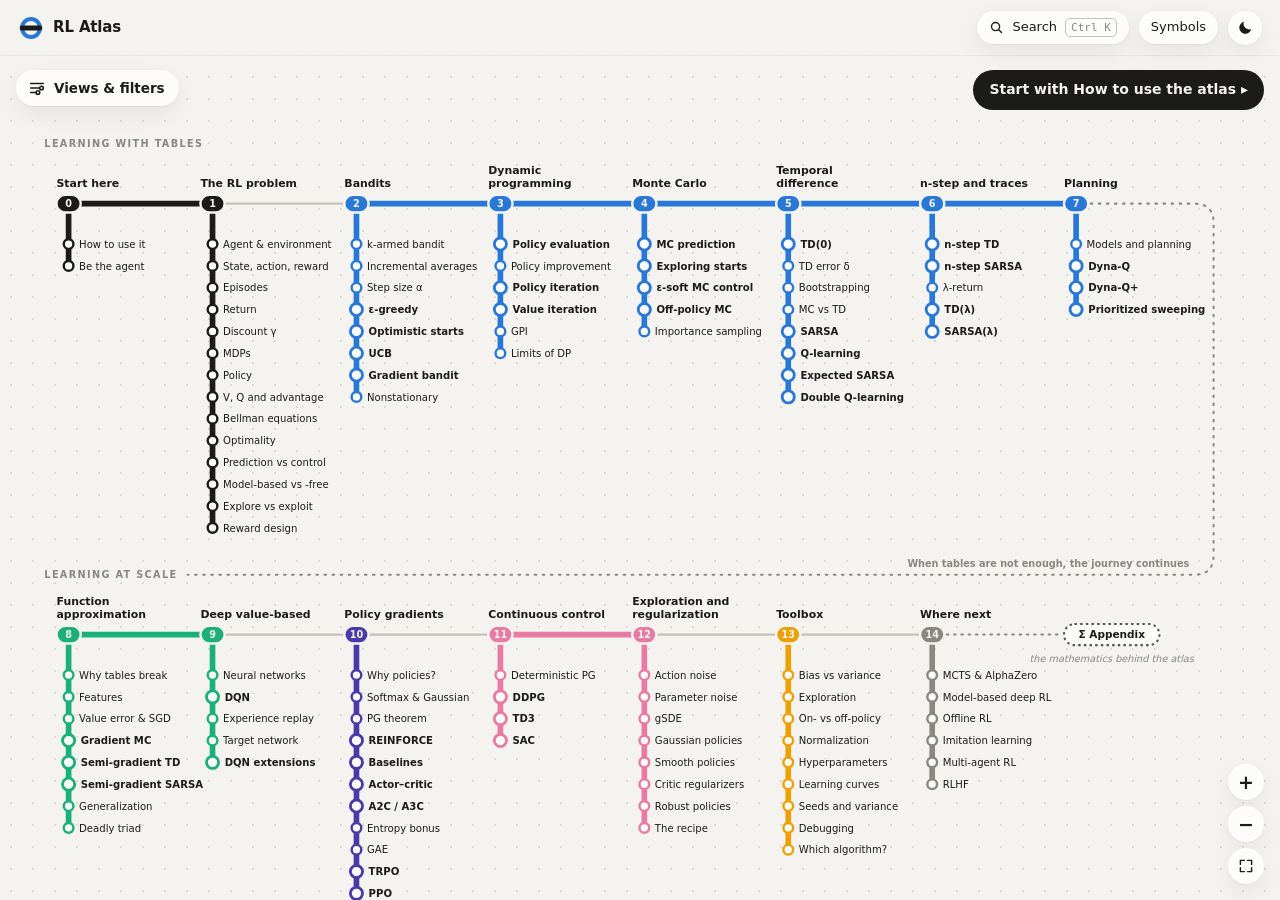
<file: app/index.html>
<!doctype html>
<html lang="en">
<head>
<meta charset="utf-8">
<meta name="viewport" content="width=device-width, initial-scale=1">
<title>RL Atlas</title>
<meta name="description" content="A visual, interactive guide to reinforcement learning algorithms.">
<link rel="icon" href="data:image/svg+xml,%3Csvg xmlns='http://www.w3.org/2000/svg' viewBox='0 0 32 32'%3E%3Ccircle cx='16' cy='16' r='12' fill='none' stroke='%232a78d6' stroke-width='6'/%3E%3Crect x='2' y='13' width='28' height='6' rx='3' fill='%231b1b19'/%3E%3C/svg%3E">
<link rel="stylesheet" href="../vendor/katex/katex.min.css">
<link rel="stylesheet" href="css/tokens.css">
<link rel="stylesheet" href="css/base.css">
<link rel="stylesheet" href="css/map.css">
<link rel="stylesheet" href="css/page.css">
<link rel="stylesheet" href="css/lab.css">
</head>
<body>
<header class="top" id="top"></header>
<main id="view"></main>
<script src="../vendor/katex/katex.min.js"></script>
<script src="content.js"></script>
<script src="recordings.js"></script>
<script src="story-curves.js"></script>
<script src="deep-worker.js"></script>
<script src="js/core.js"></script>
<script src="js/math.js"></script>
<!-- the Lab: worlds, algorithms and runs (no DOM; the tests load the same files), then its views and page -->
<script src="../lab/core.js"></script>
<script src="../lab/envs/grid.js"></script>
<script src="../lab/envs/bandit.js"></script>
<script src="../lab/envs/chain.js"></script>
<script src="../lab/envs/blackjack.js"></script>
<script src="../lab/envs/taxi.js"></script>
<script src="../lab/envs/catch.js"></script>
<script src="../lab/envs/mdp.js"></script>
<script src="../lab/envs/approx.js"></script>
<script src="../lab/envs/policy.js"></script>
<script src="../lab/envs/control.js"></script>
<script src="../lab/envs/deep.js"></script>
<script src="../lab/dp.js"></script>
<script src="../lab/run.js"></script>
<script src="../lab/bench.js"></script>
<script src="../lab/worlds.js"></script>
<script src="../lab/knobs.js"></script>
<script src="../lab/mcts.js"></script>
<script src="../lab/measures.js"></script>
<script src="../lab/features.js"></script>
<script src="../lab/policies.js"></script>
<script src="../lab/agents/td.js"></script>
<script src="../lab/agents/mc.js"></script>
<script src="../lab/agents/dp.js"></script>
<script src="../lab/agents/bandit.js"></script>
<script src="../lab/agents/traces.js"></script>
<script src="../lab/agents/planning.js"></script>
<script src="../lab/agents/linear.js"></script>
<script src="../lab/agents/policy.js"></script>
<script src="../lab/agents/offline.js"></script>
<script src="../lab/agents/model.js"></script>
<script src="../lab/recorded.js"></script>
<script src="../lab/views/grid.js"></script>
<script src="../lab/views/arms.js"></script>
<script src="../lab/views/chain.js"></script>
<script src="../lab/views/cards.js"></script>
<script src="../lab/views/graph.js"></script>
<script src="../lab/views/line.js"></script>
<script src="../lab/views/surface.js"></script>
<script src="../lab/views/car.js"></script>
<script src="../lab/views/star.js"></script>
<script src="../lab/views/corridor.js"></script>
<script src="../lab/views/taxi.js"></script>
<script src="../lab/views/catch.js"></script>
<script src="../lab/views/throw.js"></script>
<script src="../lab/views/readouts.js"></script>
<script src="../lab/views/netstrip.js"></script>
<script src="../lab/views/cartpole.js"></script>
<script src="../lab/views/acrobot.js"></script>
<script src="../lab/views/pendulum.js"></script>
<script src="../lab/views/chart.js"></script>
<script src="../lab/views/film.js"></script>
<script src="../lab/sandbox.js"></script>
<script src="../lab/lab.js"></script>
<!-- entries: backup diagrams, textbook figures, demos, story scenes -->
<script src="js/diagrams.js"></script>
<script src="js/figures/common.js"></script>
<script src="js/figures/problem.js"></script>
<script src="js/figures/bandits.js"></script>
<script src="js/figures/dp.js"></script>
<script src="js/figures/mc.js"></script>
<script src="js/figures/td.js"></script>
<script src="js/figures/traces.js"></script>
<script src="js/figures/planning.js"></script>
<script src="js/figures/approx.js"></script>
<script src="js/figures/policy.js"></script>
<script src="js/figures/search.js"></script>
<script src="js/demos/be-the-agent.js"></script>
<script src="js/demos/discount.js"></script>
<script src="js/story.js"></script>
<script src="js/scenes/common.js"></script>
<script src="js/scenes/grid.js"></script>
<script src="js/scenes/loop.js"></script>
<script src="js/scenes/timeline.js"></script>
<script src="js/scenes/surprise.js"></script>
<script src="js/scenes/predictor.js"></script>
<script src="js/scenes/stream.js"></script>
<script src="js/scenes/mdp.js"></script>
<script src="js/scenes/bandit.js"></script>
<script src="js/scenes/chain.js"></script>
<script src="js/scenes/cards.js"></script>
<script src="js/scenes/graph.js"></script>
<script src="js/scenes/line.js"></script>
<script src="js/scenes/car.js"></script>
<script src="js/scenes/star.js"></script>
<script src="js/scenes/corridor.js"></script>
<script src="js/scenes/throw.js"></script>
<script src="js/scenes/deep.js"></script>
<script src="js/scenes/tree.js"></script>
<script src="js/textbook.js"></script>
<script src="js/map.js"></script>
<script src="js/page.js"></script>
<script src="js/app.js"></script>
</body>
</html>
</file>
<file: app/css/tokens.css>
/* Design tokens: every color, font and motion value lives here.
   Quantity colors were checked with the dataviz palette validator (all pairs, both themes):
   marks use --val/--rew/--pol/--err, text uses the -ink steps (>= 4.5:1 contrast). */

:root {
  color-scheme: light;
  --bg: #f4f3ef;
  --dot: #dcdad1;
  --surface: #fcfcfb;
  --surface-2: #f3f2ee;
  --surface-3: #e8e6df;
  --ink: #1b1b19;
  --ink-2: #52514e;
  --ink-3: #898781;
  --line: #e1e0d9;
  --line-2: #c3c2b7;
  --focus: #2a78d6;
  --shadow: 0 1px 2px rgb(0 0 0 / 0.05), 0 8px 24px rgb(0 0 0 / 0.07);
  --shadow-lg: 0 2px 6px rgb(0 0 0 / 0.06), 0 24px 60px rgb(0 0 0 / 0.13);

  /* RL quantities */
  --val: #3e7ece;  --val-ink: #4176b9;
  --rew: #b9832c;  --rew-ink: #966b27;
  --pol: #502dc7;  --pol-ink: #4e29c4;
  --trc: #14a874;  --trc-ink: #0b7a52;  /* eligibility traces */
  --err: #cc272f;  --err-ink: #df202e;
  --good-ink: #0b7d0b;  --bad-ink: #b52f2f;

  /* value heatmap: diverging, neutral gray at zero */
  --v-pos: #2a78d6;
  --v-neg: #eb6834;
  --v-mid: #f0efec;

  /* chart series, in fixed order (the reference palette's first four slots) */
  --s1: #2a78d6;
  --s2: #eb6834;
  --s3: #1baf7a;
  --s4: #eda100;

  /* map lines */
  --line-foundations: #1b1b19;
  --line-tabular: #2a78d6;
  --line-approximation: #1baf7a;
  --line-policy: #4a3aa7;
  --line-continuous: #e87ba4;
  --line-toolbox: #eda100;
  --line-next: #898781;

  --chasm: #2d2b28;
  --ice: #e3eef6;  /* Frozen Lake */
  --hole: #1e3446;
  --font: system-ui, -apple-system, "Segoe UI", Roboto, sans-serif;
  --serif: KaTeX_Main, "Latin Modern Roman", "Palatino Linotype", Palatino, Georgia, serif; /* the Textbook: KaTeX's own font, so text and math match */
  --mono: ui-monospace, "Cascadia Code", "SF Mono", Menlo, Consolas, monospace;
  --ease: cubic-bezier(0.2, 0.8, 0.2, 1);
  --spring: cubic-bezier(0.2, 0.9, 0.25, 1.25);
}

@media (prefers-color-scheme: dark) {
  :root:not([data-theme="light"]) {
    color-scheme: dark;
    --bg: #121211;
    --dot: #242422;
    --surface: #1a1a19;
    --surface-2: #222220;
    --surface-3: #2c2c2a;
    --ink: #f2f1ec;
    --ink-2: #c3c2b7;
    --ink-3: #898781;
    --line: #2c2c2a;
    --line-2: #383835;
    --focus: #3987e5;
    --shadow: 0 1px 2px rgb(0 0 0 / 0.4), 0 10px 28px rgb(0 0 0 / 0.45);
    --shadow-lg: 0 2px 6px rgb(0 0 0 / 0.5), 0 24px 60px rgb(0 0 0 / 0.6);
    --val: #1785fc;  --val-ink: #1483fa;
    --rew: #bb852e;  --rew-ink: #f4a81c;
    --pol: #615dab;  --pol-ink: #b5b5fc;
    --trc: #2ccf94;  --trc-ink: #47d9a2;
    --err: #d22d33;  --err-ink: #eb4848;
    --good-ink: #3fcf3f;  --bad-ink: #f07a7a;
    --v-pos: #3987e5;
    --v-neg: #d95926;
    --v-mid: #383835;
    --s1: #3987e5;
    --s2: #d95926;
    --s3: #199e70;
    --s4: #c98500;
    --line-foundations: #f2f1ec;
    --line-tabular: #3987e5;
    --line-approximation: #199e70;
    --line-policy: #9085e9;
    --line-continuous: #d55181;
    --line-toolbox: #c98500;
    --line-next: #898781;
    --chasm: #050505;
    --ice: #1f2a33;
    --hole: #04080c;
  }
}

:root[data-theme="dark"] {
  color-scheme: dark;
  --bg: #121211;
  --dot: #242422;
  --surface: #1a1a19;
  --surface-2: #222220;
  --surface-3: #2c2c2a;
  --ink: #f2f1ec;
  --ink-2: #c3c2b7;
  --ink-3: #898781;
  --line: #2c2c2a;
  --line-2: #383835;
  --focus: #3987e5;
  --shadow: 0 1px 2px rgb(0 0 0 / 0.4), 0 10px 28px rgb(0 0 0 / 0.45);
  --shadow-lg: 0 2px 6px rgb(0 0 0 / 0.5), 0 24px 60px rgb(0 0 0 / 0.6);
  --val: #1785fc;  --val-ink: #1483fa;
  --rew: #bb852e;  --rew-ink: #f4a81c;
  --pol: #615dab;  --pol-ink: #b5b5fc;
    --trc: #2ccf94;  --trc-ink: #47d9a2;
  --err: #d22d33;  --err-ink: #eb4848;
  --good-ink: #3fcf3f;  --bad-ink: #f07a7a;
  --v-pos: #3987e5;
  --v-neg: #d95926;
  --v-mid: #383835;
  --s1: #3987e5;
  --s2: #d95926;
  --s3: #199e70;
  --s4: #c98500;
  --line-foundations: #f2f1ec;
  --line-tabular: #3987e5;
  --line-approximation: #199e70;
  --line-policy: #9085e9;
  --line-continuous: #d55181;
  --line-toolbox: #c98500;
  --line-next: #898781;
  --chasm: #050505;
  --ice: #1f2a33;
  --hole: #04080c;
}
</file>
<file: app/css/base.css>
/* Base: page, header, shared components (buttons, chips, cards, hover cards, tooltip, search) and view transitions. */

* { box-sizing: border-box; }
html, body { margin: 0; }
body {
  min-height: 100vh;
  background-color: var(--bg);
  background-image: radial-gradient(var(--dot) 1px, transparent 1.2px);
  background-size: 22px 22px;
  color: var(--ink);
  font: 15px/1.55 var(--font);
  -webkit-font-smoothing: antialiased;
}
a { color: inherit; }
button { font: inherit; color: inherit; }
code, kbd { font-family: var(--mono); font-size: 0.92em; }
h1, h2, h3, h4 { line-height: 1.2; margin: 0; }
:focus-visible { outline: 2px solid var(--focus); outline-offset: 2px; border-radius: 6px; }
.muted { color: var(--ink-2); }
.faint { color: var(--ink-3); }

/* ---- header ---- */
header.top {
  position: fixed; inset: 0 0 auto 0; height: 56px; z-index: 50;
  display: flex; align-items: center; gap: 10px; padding: 0 18px;
  background: color-mix(in oklab, var(--bg) 82%, transparent);
  backdrop-filter: blur(10px);
  border-bottom: 1px solid color-mix(in oklab, var(--line) 70%, transparent);
  view-transition-name: top;
}
.brand { display: flex; align-items: center; gap: 9px; text-decoration: none; font-weight: 700; letter-spacing: -0.01em; white-space: nowrap; }
.brand svg { width: 26px; height: 26px; }
.crumbs { display: flex; flex: 1 1 auto; align-items: center; gap: 4px; min-width: 0; overflow: hidden; font-size: 13.5px; }
.crumbs a, .crumbs span { white-space: nowrap; text-decoration: none; color: var(--ink-2); padding: 4px 8px; border-radius: 999px; }
.crumbs a:hover { background: var(--surface-3); color: var(--ink); }
.crumbs .sep { color: var(--ink-3); padding: 0 2px; }
.crumbs > :not(.sep) { overflow: hidden; text-overflow: ellipsis; flex-shrink: 3; } /* too long, a crumb ends in "…": the page's own last */
.crumbs .sep { flex-shrink: 0; }
.crumbs .here { color: var(--ink); font-weight: 600; flex: 0 0 auto; max-width: calc(100% - 3em); } /* room for "5…" */
.spacer { flex: 1; }
#view { padding-top: 56px; }

/* ---- buttons, pills, chips ---- */
.btn {
  display: inline-flex; align-items: center; gap: 8px; border: 0; cursor: pointer; text-decoration: none;
  background: var(--ink); color: var(--bg); padding: 9px 16px; border-radius: 999px; font-weight: 600; font-size: 14px;
  transition: transform 0.15s var(--ease), box-shadow 0.2s;
}
.btn:hover { transform: translateY(-1px); box-shadow: var(--shadow); }
.btn.ghost { background: var(--surface); color: var(--ink); box-shadow: inset 0 0 0 1px var(--line-2); }
.pill {
  display: inline-flex; align-items: center; gap: 8px; border: 0; cursor: pointer; text-decoration: none;
  background: var(--surface); padding: 6px 12px; border-radius: 999px; font-size: 13px; box-shadow: var(--shadow); white-space: nowrap;
}
.pill:hover { background: var(--surface-2); }
.pill kbd { font-size: 11px; color: var(--ink-3); border: 1px solid var(--line-2); border-radius: 5px; padding: 0 5px; }
.icon-btn { width: 34px; height: 34px; border: 0; border-radius: 999px; background: var(--surface); box-shadow: var(--shadow); cursor: pointer; display: grid; place-items: center; }
.icon-btn svg { width: 17px; height: 17px; }
.chip {
  display: inline-flex; align-items: center; gap: 6px; padding: 3px 10px; border-radius: 999px; font-size: 12.5px; font-weight: 600;
  background: var(--surface); box-shadow: inset 0 0 0 1px var(--line-2); color: var(--ink-2); text-decoration: none;
}
a.chip:hover { color: var(--ink); box-shadow: inset 0 0 0 1px var(--ink-3); }
.card { background: var(--surface); border-radius: 18px; box-shadow: var(--shadow); border: 1px solid var(--line); }
.eyebrow { font-size: 12px; font-weight: 700; letter-spacing: 0.08em; text-transform: uppercase; color: var(--ink-3); }

/* ---- links to other stations ---- */
a.term { text-decoration: underline; text-decoration-color: var(--line-2); text-decoration-thickness: 1.5px; text-underline-offset: 3px; }
a.term:hover { text-decoration-color: var(--ink); }
a.term.planned { color: var(--ink-2); text-decoration-style: dotted; }
/* a link to the appendix: dotted, so that background mathematics reads apart from a link to another station */
a.term.appx { text-decoration-style: dotted; text-decoration-thickness: 2px; text-decoration-color: var(--ink-3); }
a.term.appx:hover { text-decoration-color: var(--ink); }
a.lab-link {
  display: inline-flex; align-items: center; gap: 4px; font-size: 12.5px; font-weight: 700; text-decoration: none;
  padding: 1px 9px; border-radius: 999px; background: var(--ink); color: var(--bg); vertical-align: 1px; white-space: nowrap;
}
a.lab-link::after { content: "▸"; font-size: 10px; }
a.lab-link:hover { box-shadow: 0 0 0 3px color-mix(in oklab, var(--ink) 18%, transparent); }
/* on a phone, a long link wraps inside its pill rather than pushing the page wider */
@media (max-width: 640px) {
  a.lab-link { white-space: normal; max-width: 100%; border-radius: 12px; }
  .nobr > a.lab-link { max-width: calc(100% - 0.8em); } /* room for the punctuation kept beside it */
}

/* ---- RL quantities in formulas and text ---- */
.q-val { color: var(--val-ink); }
.q-rew { color: var(--rew-ink); }
.q-pol { color: var(--pol-ink); }
.q-trc { color: var(--trc-ink); }
.q-err { color: var(--err-ink); }
.q-val, .q-rew, .q-pol, .q-err, .q-knob { border-radius: 4px; transition: background-color 0.2s, box-shadow 0.2s; }
body[data-hot="val"] .q-val, body[data-hot="val"] [data-q="val"] { background: color-mix(in oklab, var(--val) 17%, transparent); box-shadow: 0 0 0 3px color-mix(in oklab, var(--val) 17%, transparent); }
body[data-hot="rew"] .q-rew, body[data-hot="rew"] [data-q="rew"] { background: color-mix(in oklab, var(--rew) 20%, transparent); box-shadow: 0 0 0 3px color-mix(in oklab, var(--rew) 20%, transparent); }
body[data-hot="pol"] .q-pol, body[data-hot="pol"] [data-q="pol"] { background: color-mix(in oklab, var(--pol) 17%, transparent); box-shadow: 0 0 0 3px color-mix(in oklab, var(--pol) 17%, transparent); }
body[data-hot="err"] .q-err, body[data-hot="err"] [data-q="err"] { background: color-mix(in oklab, var(--err) 15%, transparent); box-shadow: 0 0 0 3px color-mix(in oklab, var(--err) 15%, transparent); }
body[data-hot="knob"] .q-knob, body[data-hot="knob"] [data-q="knob"] { background: color-mix(in oklab, var(--ink) 10%, transparent); box-shadow: 0 0 0 3px color-mix(in oklab, var(--ink) 10%, transparent); }
.katex { font-size: 1.07em; }

/* ---- hover card (terms, stations) ---- */
.hovercard {
  position: fixed; z-index: 80; width: 280px; padding: 12px 14px 13px; pointer-events: none;
  background: var(--surface); border-radius: 14px; box-shadow: var(--shadow-lg); border: 1px solid var(--line);
  border-top: 4px solid var(--c, var(--ink));
  animation: card-in 0.18s var(--ease) both;
}
.hovercard.wide { width: min(400px, calc(100vw - 16px)); }
.hovercard .meta { font-size: 11.5px; font-weight: 700; letter-spacing: 0.06em; text-transform: uppercase; color: var(--ink-3); }
.hovercard h4 { font-size: 15.5px; margin: 3px 0 4px; }
.hovercard p { margin: 0; font-size: 13.5px; color: var(--ink-2); }
.hovercard .soon { display: inline-block; margin-top: 6px; font-size: 12px; color: var(--ink-3); }
.hovercard .chg { margin-top: 8px; padding-top: 8px; border-top: 1px solid var(--line); font-size: 12.5px; }
@keyframes card-in { from { opacity: 0; transform: translateY(4px) scale(0.98); } }

/* ---- tooltip (lab views and charts) ---- */
.tip {
  position: fixed; z-index: 90; pointer-events: none; padding: 8px 10px; border-radius: 10px; font-size: 12.5px;
  background: var(--surface); box-shadow: var(--shadow-lg); border: 1px solid var(--line); min-width: 120px;
}
.tip .row { display: flex; align-items: center; gap: 8px; white-space: nowrap; }
.tip .row b { font-variant-numeric: tabular-nums; min-width: 52px; text-align: right; }
.tip .key { width: 12px; height: 3px; border-radius: 2px; background: var(--k); }
.tip .head { font-weight: 700; margin-bottom: 4px; }

/* ---- search palette ---- */
.palette { position: fixed; inset: 0; z-index: 100; display: grid; place-items: start center; padding-top: 12vh; background: rgb(0 0 0 / 0.25); animation: fade-in 0.15s ease both; }
.palette .box { width: min(560px, calc(100vw - 32px)); background: var(--surface); border-radius: 18px; box-shadow: var(--shadow-lg); overflow: hidden; animation: card-in 0.2s var(--ease) both; }
.palette input { width: 100%; border: 0; outline: 0; padding: 16px 18px; font: 16px var(--font); background: transparent; color: var(--ink); border-bottom: 1px solid var(--line); }
.palette ul { list-style: none; margin: 0; padding: 6px; max-height: 50vh; overflow: auto; }
.palette li { display: flex; align-items: center; gap: 10px; padding: 8px 12px; border-radius: 10px; cursor: pointer; }
.palette li.on { background: var(--surface-3); }
.palette li .dot { width: 10px; height: 10px; border-radius: 50%; border: 2.5px solid var(--c); flex: none; }
.palette li.written .dot { background: var(--c); }
.palette li .part { margin-left: auto; font-size: 12px; color: var(--ink-3); white-space: nowrap; }
.palette li.planned .title { color: var(--ink-2); }
@keyframes fade-in { from { opacity: 0; } }

/* ---- shared motion ---- */
@keyframes line-in { from { stroke-dashoffset: 1; } to { stroke-dashoffset: 0; } }
@keyframes rise-in { from { opacity: 0; transform: translateY(12px); } }
@keyframes pop-in { from { opacity: 0; transform: scale(0.6); } }

/* ---- view transitions: zoom into what you click, zoom back out of it ---- */
::view-transition-old(root), ::view-transition-new(root) { animation-duration: 0.45s; }
html.vt-in::view-transition-old(root) { animation: vt-recede 0.6s var(--ease) both; }
html.vt-in::view-transition-new(root) { animation: vt-reveal 0.6s var(--ease) both; }
html.vt-out::view-transition-old(root) { animation: vt-collapse 0.45s cubic-bezier(0.55, 0, 0.75, 0.1) both; z-index: 2; }
html.vt-out::view-transition-new(root) { animation: vt-return 0.5s var(--ease) both; z-index: 1; }
html.vt-side::view-transition-old(root) { animation: vt-fade-out 0.2s ease both; }
html.vt-side::view-transition-new(root) { animation: vt-fade-in 0.3s ease both; }
@keyframes vt-reveal { from { clip-path: circle(0 at var(--vx, 50%) var(--vy, 50%)); } to { clip-path: circle(150vmax at var(--vx, 50%) var(--vy, 50%)); } }
@keyframes vt-recede { to { transform: scale(1.08); opacity: 0.4; } }
@keyframes vt-collapse { to { clip-path: circle(0 at var(--vx, 50%) var(--vy, 50%)); } }
@keyframes vt-return { from { transform: scale(1.1); opacity: 0.3; } }
@keyframes vt-fade-out { to { opacity: 0; } }
@keyframes vt-fade-in { from { opacity: 0; transform: translateY(8px); } }

@media (prefers-reduced-motion: reduce) {
  *, *::before, *::after { animation-duration: 0.001ms !important; animation-iteration-count: 1 !important; transition-duration: 0.001ms !important; }
}

@media (max-width: 720px) {
  header.top { padding: 0 10px; gap: 6px; }
  .brand span, .pill.search span, .pill kbd { display: none; }
  .crumbs > a:first-child:not(:only-child), .crumbs > a:first-child:not(:only-child) + .sep { display: none; } /* the logo leads to the map */
}
/* text for screen readers only (app/js/math.js draws punctuation inside a formula's boxes, which they skip) */
.unseen { position: absolute; width: 1px; height: 1px; overflow: hidden; clip-path: inset(50%); white-space: nowrap; }
</file>
<file: app/css/map.css>
/* The metro map. */

.map-view { position: fixed; inset: 56px 0 0 0; overflow: hidden; }
/* the panel: views, filters and the legend, slid in from the left by the button at the top left */
.panel-toggle {
  position: absolute; top: 14px; left: 16px; z-index: 3; display: inline-flex; align-items: center; gap: 8px;
  padding: 9px 14px 9px 12px; border: 0; border-radius: 999px; cursor: pointer;
  font: 600 13.5px var(--font); color: var(--ink); background: var(--surface); box-shadow: var(--shadow);
  transition: opacity 0.25s, transform 0.35s var(--ease); animation: rise-in 0.5s var(--ease) both;
}
.panel-toggle:hover { box-shadow: var(--shadow), inset 0 0 0 1px var(--line-2); }
.panel-toggle svg { width: 18px; height: 18px; fill: none; stroke: currentColor; stroke-width: 1.8; stroke-linecap: round; }
.panel-toggle svg circle { fill: var(--surface); }
.pt-badge { min-width: 19px; height: 19px; padding: 0 5px; border-radius: 999px; background: var(--ink); color: var(--bg); font-size: 11.5px; display: grid; place-items: center; }
.pt-badge[hidden] { display: none; }
.map-view[data-panel="open"] .panel-toggle { opacity: 0; pointer-events: none; transform: translateX(-12px); }

.map-panel {
  position: absolute; top: 12px; bottom: 12px; left: 12px; z-index: 4; width: 300px; overflow-y: auto; overscroll-behavior: contain;
  display: flex; flex-direction: column; gap: 4px; padding: 12px 14px 14px;
  background: var(--surface); border: 1px solid var(--line); border-radius: 18px; box-shadow: var(--shadow-lg, var(--shadow));
  transform: translateX(calc(-100% - 24px)); visibility: hidden;
  transition: transform 0.4s var(--ease), visibility 0s linear 0.4s;
}
.map-view[data-panel="open"] .map-panel { transform: none; visibility: visible; transition: transform 0.4s var(--ease), visibility 0s; }
.mp-head { display: flex; align-items: center; justify-content: space-between; margin-bottom: 2px; }
.mp-close { width: 30px; height: 30px; box-shadow: none; }
.mp-close:hover { background: var(--surface-3); }
.mp-close svg { width: 16px; height: 16px; fill: none; stroke: var(--ink-2); stroke-width: 1.8; stroke-linecap: round; }
.mp-sec { padding: 10px 0 12px; border-top: 1px solid var(--line); }
.mp-sec:first-of-type { border-top: 0; padding-top: 4px; }
.mp-title { display: flex; align-items: baseline; justify-content: space-between; margin: 0 0 8px; font-size: 12px; font-weight: 800; letter-spacing: 0.08em; text-transform: uppercase; color: var(--ink-3); }
.lenses { display: grid; grid-template-columns: repeat(3, 1fr); gap: 2px; padding: 3px; border-radius: 12px; background: var(--surface-2); }
.lenses button {
  padding: 7px 4px; border: 0; border-radius: 9px; cursor: pointer;
  font: 650 13.5px var(--font); color: var(--ink-2); background: none;
  transition: background-color 0.2s, color 0.2s, box-shadow 0.2s;
}
.lenses button:hover { color: var(--ink); }
.lenses button[aria-selected="true"] { color: var(--ink); background: var(--surface); box-shadow: 0 1px 3px rgb(0 0 0 / 0.12), inset 0 0 0 1px var(--line); }
.lens-caption { margin: 9px 2px 0; font-size: 12.5px; line-height: 1.45; color: var(--ink-2); min-height: 4.35em; }
.mf-chips { display: flex; flex-wrap: wrap; gap: 5px; }
.mf-chips .chip { border: 0; cursor: pointer; font-family: inherit; transition: background-color 0.2s, color 0.2s; }
.mf-chips .chip[aria-pressed="true"] { background: var(--ink); color: var(--bg); box-shadow: none; }
.mf-count { margin: 8px 0 0; font-size: 12.5px; }
.mf-clear { border: 0; background: none; padding: 0; font: 600 12px var(--font); letter-spacing: 0; text-transform: none; color: var(--ink-2); text-decoration: underline; cursor: pointer; }
.mf-clear[hidden] { display: none; }
.mp-title span { font-size: 11px; font-weight: 700; letter-spacing: 0.06em; }
.mp-lines .lg {
  position: relative; display: flex; align-items: center; gap: 8px; padding: 4px 6px; margin: 0 -6px; width: calc(100% + 12px);
  border: 0; border-radius: 8px; background: none; cursor: pointer; font: 500 13px var(--font); color: var(--ink); text-align: left;
  transition: background-color 0.15s;
}
.mp-lines .lg:hover, .mp-lines .lg:focus-visible { background: var(--surface-2); }
/* the swatch fills with the line's color as its stations are read */
.mp-lines .lg i { width: 22px; height: 8px; border-radius: 4px; border: 2px solid var(--c); background: linear-gradient(90deg, var(--c) calc(var(--f) * 100%), transparent 0); }
.mp-lines .lg b { margin-left: auto; font-variant-numeric: tabular-nums; color: var(--ink-3); font-weight: 600; font-size: 12.5px; }
.mp-lines .lg-note { margin: 8px 0 0; color: var(--ink-3); display: flex; align-items: center; gap: 5px; flex-wrap: wrap; font-size: 12.5px; }
.mp-hint { margin: auto 0 0; padding-top: 10px; border-top: 1px solid var(--line); font-size: 12px; line-height: 1.45; }

.map-cta { position: absolute; top: 14px; right: 16px; z-index: 2; animation: rise-in 0.5s var(--ease) 0.1s both; }
.map-zoom {
  position: absolute; right: 16px; bottom: 16px; z-index: 2; display: grid; gap: 6px;
  animation: rise-in 0.5s var(--ease) 0.3s both;
}
.map-zoom .icon-btn { width: 36px; height: 36px; font-size: 19px; font-weight: 600; line-height: 1; color: var(--ink); }
.map-zoom .icon-btn svg { width: 16px; height: 16px; fill: none; stroke: currentColor; stroke-width: 1.8; stroke-linecap: round; stroke-linejoin: round; }
.dot-read, .dot-unread { display: inline-block; width: 10px; height: 10px; border-radius: 50%; border: 2.5px solid var(--ink-2); }
.dot-read { background: var(--ink-2); }
.dot-unread { margin-left: 6px; }
/* the hand appears only while the map is being dragged */
.metro { position: absolute; inset: 0; width: 100%; height: 100%; cursor: default; touch-action: none; user-select: none; }
.metro.dragging { cursor: grabbing; }

.metro .row-title { font: 800 12px var(--font); letter-spacing: 0.14em; text-transform: uppercase; fill: var(--ink-3); }
.metro .trunk, .metro .branch { fill: none; stroke: var(--c); stroke-width: 7; stroke-linecap: round; }
.metro .trunk.transfer { stroke: var(--line-2); stroke-width: 3; }
.metro .ribbon { fill: none; stroke: var(--ink-3); stroke-width: 2.5; stroke-dasharray: 2 8; stroke-linecap: round; }
.metro .ribbon-label { font: 600 12px var(--font); fill: var(--ink-3); }
.metro .hub rect { fill: var(--c); stroke: var(--bg); stroke-width: 3; }
.metro .hub text { font: 800 12px var(--font); fill: var(--bg); text-anchor: middle; }
.metro .part-title { font: 700 13.5px var(--font); fill: var(--ink); }

.metro .st { cursor: pointer; outline: none; transition: transform 0.9s var(--ease), opacity 0.5s; }
.metro .st text { transition: transform 0.9s var(--ease); }
.metro .st.dim { opacity: 0.13; }
.metro .st.out { opacity: 0; pointer-events: none; }
.metro .st .dot { fill: var(--surface); stroke: var(--c); stroke-width: 3; transform-box: fill-box; transform-origin: center;
  transition: r 0.2s var(--spring), fill 0.2s, stroke-width 0.2s, transform 0.22s var(--spring); }
.metro .st.algorithm .dot { stroke-width: 3.5; }
.metro .st text { font: 500 12.5px var(--font); fill: var(--ink); paint-order: stroke; stroke: var(--bg); stroke-width: 4px; stroke-linejoin: round; }
.metro .st.algorithm text { font-weight: 700; }
.metro .st.planned .dot { stroke-opacity: 0.35; }
.metro .st.planned text { fill: var(--ink-3); font-weight: 500; }
.metro .st.visited .dot { fill: var(--c); }
.metro .st .halo { fill: var(--c); opacity: 0; transition: opacity 0.2s; transform-box: fill-box; transform-origin: center; }
/* Pointing at a station grows its dot, so that it is easier to hit; nothing else on the map changes, so sweeping the
   cursor across many stations does not make the map flicker. (Touch screens have no pointing: no growing there.) */
@media (hover: hover) { .metro .st:hover .dot { transform: scale(1.45); } }
.metro .st:focus-visible .halo { opacity: 0.18; }
.metro .st.next .halo { animation: station-pulse 1.8s ease-out infinite; }
.metro .st.arrived .halo { animation: station-pulse 0.9s ease-out 2; }
/* a click presses the station before its page opens out of it */
.metro .st.pressed .dot { r: 5; fill: var(--c); transition: r 0.12s ease, fill 0.12s; }
.metro .st.pressed .halo { animation: station-pulse 0.35s ease-out; }
/* changing views, the stations set off part by part, in reading order */
.metro.switching .st, .metro.switching .st text { transition-delay: calc(var(--d) * 40ms); }
@keyframes station-pulse { from { opacity: 0.4; transform: scale(0.5); } to { opacity: 0; transform: scale(2); } }

/* the first visit: lines draw themselves, then the stations appear */
.metro.intro .trunk, .metro.intro .branch { stroke-dasharray: 1; animation: line-in 0.9s var(--ease) calc(var(--d) * 70ms) both; }
.metro.intro .st, .metro.intro .hub, .metro.intro .part-title { animation: fade-in 0.4s ease calc(350ms + var(--d) * 70ms) both; }
.metro.intro .st .dot { animation: dot-in 0.5s var(--spring) calc(350ms + var(--d) * 70ms) both; }
@keyframes dot-in { from { r: 0; } }

/* the views: each one shows its own drawing; the stations are shared and glide between them */
.metro .deco { transition: opacity 0.6s; }
.metro:not([data-lens="map"]) .deco-map, .metro:not([data-lens="tree"]) .deco-tree, .metro:not([data-lens="unified"]) .deco-unified { opacity: 0; pointer-events: none; }
.metro .edge { fill: none; stroke: var(--c); stroke-width: 3; stroke-linecap: round; opacity: 0.75; transition: stroke-width 0.2s, opacity 0.2s; }
.metro .tree-hub rect { fill: var(--c); }
.metro .tree-hub text { font: 750 13px var(--font); fill: var(--bg); text-anchor: middle; }
.metro .spine { fill: none; stroke: var(--ink-3); stroke-width: 2.5; stroke-dasharray: 2 8; stroke-linecap: round; }
.metro.redraw[data-lens="tree"] .edge { stroke-dasharray: 1; animation: line-in 0.9s var(--ease) 0.3s both; }
/* the tree: a ghost names an algorithm of another line that a station changes; its links are dashed */
.metro .edge.cross { stroke-dasharray: 2 6; opacity: 0.6; }
.metro.redraw[data-lens="tree"] .edge.cross { stroke-dasharray: 2 6; animation: none; }
.metro .ghost { cursor: pointer; outline: none; }
.metro .ghost circle { fill: var(--bg); stroke: var(--c); stroke-width: 2.5; stroke-dasharray: 3 3; }
.metro .ghost text { font: italic 600 12px var(--font); fill: var(--ink-2); paint-order: stroke; stroke: var(--bg); stroke-width: 4px; stroke-linejoin: round; }
.metro .ghost:hover text, .metro .ghost:focus-visible text { fill: var(--ink); text-decoration: underline; }
/* the unified table */
.metro .cell { fill: color-mix(in oklab, var(--surface) 82%, transparent); stroke: var(--line); stroke-width: 1; }
.metro .cell.empty { fill: color-mix(in oklab, var(--surface) 30%, transparent); stroke: none; }
.metro .cell.band { fill: color-mix(in oklab, var(--surface-2) 70%, transparent); }
.metro .row-head { font: 800 11.5px var(--font); letter-spacing: 0.12em; text-transform: uppercase; fill: var(--ink-2); }
.metro .row-note { font: italic 500 12px var(--font); fill: var(--ink-3); }
.metro .col-sub { font: 600 12px var(--font); fill: var(--ink-2); }
.metro .credit { font: 500 11px var(--font); fill: var(--ink-3); }
/* the appendix stop: a dotted pill, like the dotted links that lead to the appendix */
.metro .stop { cursor: pointer; outline: none; transition: transform 0.9s var(--ease); }
.metro .stop rect { fill: var(--surface); stroke: var(--ink-2); stroke-width: 2.5; stroke-dasharray: 3 4; transition: fill 0.2s, stroke 0.2s; }
.metro .stop .stop-name { font: 750 13px var(--font); fill: var(--ink); text-anchor: middle; }
.metro .stop .stop-note { font: italic 500 12px var(--font); fill: var(--ink-3); text-anchor: middle; }
.metro .stop:hover rect, .metro .stop:focus-visible rect { fill: var(--surface-2); stroke: var(--ink); stroke-dasharray: none; }
.metro .stop-link { stroke: var(--ink-3); stroke-width: 2.5; stroke-dasharray: 2 7; stroke-linecap: round; }
.metro.intro .stop { animation: fade-in 0.4s ease 1.4s both; }

@media (max-width: 760px) {
  .panel-toggle span { display: none; }
  .panel-toggle { padding: 10px; }
  .map-panel { width: min(320px, calc(100vw - 24px)); }
  .map-cta { left: 72px; right: 16px; text-align: center; justify-content: center; padding: 9px 12px; font-size: 13px; white-space: nowrap; overflow: hidden; text-overflow: ellipsis; }
}
</file>
<file: app/css/page.css>
/* Entry pages: the hero, the Story (text scrolls, the picture follows), the Textbook (the theory, like a book chapter)
   and the Card. Also the symbols page. */

.entry { max-width: 1180px; margin: 0 auto; padding: 26px 24px 80px; }
.hero { padding: 24px 0 16px; animation: rise-in 0.6s var(--ease) both; }
.part-badge { display: inline-flex; align-items: center; gap: 8px; font-size: 13px; font-weight: 700; color: var(--ink-2); text-decoration: none; }
.part-badge i { font-style: normal; display: grid; place-items: center; min-width: 26px; height: 20px; padding: 0 7px; border-radius: 10px; background: var(--c); color: var(--bg); font-size: 11.5px; }
.hero h1 { font-size: clamp(34px, 5vw, 54px); letter-spacing: -0.025em; margin: 10px 0 6px; }
.hero .summary { font-size: 19px; color: var(--ink-2); max-width: 48ch; margin: 0 0 14px; }
.labels { display: flex; gap: 6px; flex-wrap: wrap; }
.labels .chip { animation: pop-in 0.4s var(--spring) both; }
.labels .chip:nth-child(2) { animation-delay: 0.06s; }
.labels .chip:nth-child(3) { animation-delay: 0.12s; }
.labels .chip:nth-child(4) { animation-delay: 0.18s; }
.labels .chip:nth-child(5) { animation-delay: 0.24s; }
.change { margin: 16px 0 0; max-width: 72ch; padding: 10px 16px; border-left: 4px solid var(--c); background: var(--surface); border-radius: 0 12px 12px 0; box-shadow: var(--shadow); }
.change .eyebrow { display: block; margin-bottom: 2px; }
.change .eyebrow a { color: var(--ink-2); }
.modes { display: flex; align-items: center; gap: 12px; margin-top: 22px; flex-wrap: wrap; }
.seg { display: inline-flex; gap: 2px; padding: 3px; border-radius: 999px; background: var(--surface-3); }
.seg button { border: 0; background: transparent; padding: 6px 14px; border-radius: 999px; cursor: pointer; font-size: 13px; font-weight: 600; color: var(--ink-2); transition: background 0.2s, color 0.2s; }
.seg button.on, .seg button[aria-selected="true"] { background: var(--surface); color: var(--ink); box-shadow: var(--shadow); }
.seg.big { border-radius: 16px; }
.seg.big button { display: grid; justify-items: center; padding: 6px 22px 7px; border-radius: 13px; font-size: 14.5px; line-height: 1.25; }
.seg.big button small { font-size: 11.5px; font-weight: 500; color: var(--ink-3); }
.seg.big button[aria-selected="true"] small { color: var(--ink-2); }
.lab-btn { animation: lab-glow 2.8s ease-in-out infinite; }
@keyframes lab-glow { 50% { box-shadow: 0 0 0 7px color-mix(in oklab, var(--c) 24%, transparent); } }
.onward { display: flex; align-items: center; justify-content: center; gap: 12px; margin-top: 36px; animation: rise-in 0.5s var(--ease) both; }

/* ---- story ---- */
.story { display: grid; grid-template-columns: minmax(0, 410px) minmax(0, 1fr); gap: 40px; margin-top: 6px; }
.story-steps { padding-top: 4vh; }
.story-step {
  position: relative; min-height: 60vh; margin-bottom: 4vh; padding: 18px 20px 18px 56px; border-radius: 16px; font-size: 16.5px;
  opacity: 0.35; cursor: pointer; transition: opacity 0.4s, background-color 0.4s, box-shadow 0.4s;
}
.story-step.seen { opacity: 0.5; }
.story-step.active { opacity: 1; cursor: default; background: var(--surface); box-shadow: var(--shadow); }
.story-step .step-n {
  position: absolute; left: 16px; top: 20px; width: 27px; height: 27px; border-radius: 50%; display: grid; place-items: center;
  font-size: 12.5px; font-weight: 800; background: var(--surface-3); color: var(--ink-2); transition: background-color 0.3s, color 0.3s, transform 0.3s var(--spring);
}
.story-step.active .step-n { background: var(--c); color: var(--bg); transform: scale(1.12); }
.story-step p { margin: 0 0 0.8em; }
.story-end { height: 36vh; }
.seed-line { margin: 28px 0 0 56px; font-size: 12px; color: var(--ink-3); }
.stage-card { position: sticky; top: calc(56px + 4vh); padding: 18px 18px 12px; }
/* The formula and the line of numbers under the picture take room only while a step shows them, and open and close
   smoothly (scenes/common.js). A formula shows whole once it opens: the pieces the story has not reached yet keep
   their place, unseen, so nothing moves when they come. */
.scene-formula { display: grid; margin-top: 8px; }
.f-sym, .f-num { opacity: 0; transform: translateY(6px); transition: opacity 0.45s, transform 0.45s var(--ease); overflow-x: auto; overflow-y: hidden; }
.f-sym:not(.on), .f-num:not(.on) { height: 0; }
.f-sym.on, .f-num.on { opacity: 1; transform: none; }
.f-sym [data-step] { opacity: 0; transition: opacity 0.5s calc(var(--k, 0) * 120ms); }
.f-sym [data-step].shown { opacity: 1; }
.f-sym { font-size: 1.2em; --grow: 1.25; }
.f-num { font-size: 1.05em; }
@media (max-width: 900px) { .f-sym { font-size: 1em; } .f-num { font-size: 0.95em; } }
.scene-view { min-height: 120px; }
.scene-chart { margin-top: 6px; }
.scene-chart-title { font-size: 12px; font-weight: 700; letter-spacing: 0.06em; text-transform: uppercase; color: var(--ink-3); }
.scene-chart-title .faint { text-transform: none; letter-spacing: 0; font-weight: 500; }
.scene-chart-legend { display: flex; flex-wrap: wrap; gap: 2px 14px; margin: 3px 0 0; font-size: 12.5px; color: var(--ink-2); }
.scene-chart-legend span { display: inline-flex; align-items: center; gap: 6px; }
.scene-foot { display: flex; align-items: center; justify-content: space-between; gap: 10px; min-height: 22px; font-size: 13px; color: var(--ink-2); }
.scale { display: inline-flex; align-items: center; gap: 6px; font-size: 11.5px; color: var(--ink-3); white-space: nowrap; }
.scale i { width: 40px; height: 8px; border-radius: 4px; background: linear-gradient(90deg, var(--v-neg), var(--v-mid)); }
.scale i.up { background: linear-gradient(90deg, var(--v-mid), var(--v-pos)); }

/* ---- demos: be the agent, and the discount slider ---- */
.bta { display: grid; gap: 12px; padding: 16px 18px; border-radius: 16px; background: var(--surface-2); }
.bta-head { display: flex; justify-content: space-between; gap: 12px; font-size: 13.5px; color: var(--ink-2); }
.bta-head b { font-size: 16px; color: var(--rew-ink); }
.bta-stage { position: relative; display: grid; place-items: center; height: 150px; transition: opacity 0.4s; }
.bta-room span { display: grid; place-items: center; width: 116px; height: 116px; border-radius: 28px; background: var(--surface); box-shadow: var(--shadow); font-size: 58px; line-height: 1; }
.bta-pop { position: absolute; top: 4px; left: calc(50% + 70px); font-size: 22px; font-weight: 800; color: var(--ink-3); opacity: 0; }
.bta-pop.good { color: var(--rew-ink); }
.bta-buttons { display: flex; justify-content: center; gap: 14px; transition: opacity 0.4s; }
.bta-buttons .btn { min-width: 130px; justify-content: center; padding: 11px 18px; font-size: 15px; }
.bta.over .bta-buttons, .bta.revealed .bta-stage { opacity: 0.3; pointer-events: none; }
.bta-log { display: flex; flex-wrap: wrap; gap: 6px; min-height: 28px; margin: 0; padding: 0; list-style: none; }
.sec .bta-log li, .bta-log li { display: inline-flex; align-items: center; gap: 6px; margin: 0; padding: 3px 9px; border-radius: 999px; background: var(--surface); font-size: 13px; animation: pop-in 0.3s var(--spring) both; }
.sec .bta-log li::before { content: none; }
.bta-log .b { padding: 0 6px; border-radius: 5px; font-size: 11.5px; font-weight: 700; color: var(--ink-2); box-shadow: inset 0 0 0 1px var(--line-2); }
.bta-log .w { font-weight: 700; color: var(--ink-3); }
.bta-log .w.good { color: var(--rew-ink); }
.bta-end p { margin: 0 0 10px; }
.bta-reveal { animation: rise-in 0.5s var(--ease) both; }
.bta-chain { display: block; width: 100%; max-width: 560px; margin: 0 auto 10px; }
.bta-chain .room { fill: var(--surface); stroke: var(--ink); stroke-width: 2; }
.bta-chain .sym { font: 20px var(--font); fill: var(--ink); }
.bta-chain .fwd { fill: none; stroke: var(--ink); stroke-width: 2; }
.bta-chain .back { fill: none; stroke: var(--ink-3); stroke-width: 1.5; stroke-dasharray: 4 3; }
.bta-chain marker path { fill: var(--ink-2); }
.bta-chain .lbl { font: 600 12.5px var(--font); fill: var(--ink-2); }
.bta-chain .lbl.good { fill: var(--rew-ink); }

.disc { display: grid; gap: 8px; padding: 14px 16px; border-radius: 16px; background: var(--surface-2); }
.disc-knob { display: flex; align-items: center; gap: 10px; font-size: 14px; }
.disc-knob .sym { font: italic 700 20px var(--serif); }
.disc-knob input { flex: 1; max-width: 360px; accent-color: var(--ink); }
.disc-knob output { min-width: 40px; font-weight: 700; font-variant-numeric: tabular-nums; }
.disc-bars { display: block; width: 100%; height: auto; }
.disc-bars .db { fill: var(--ink-3); transition: y 0.3s var(--ease), height 0.3s var(--ease); }
.disc-bars .axis { stroke: var(--line-2); }
.disc-bars .tick { font: 11px var(--font); fill: var(--ink-3); }
.disc-bars .hz { stroke: var(--ink); stroke-width: 1.5; stroke-dasharray: 4 3; }
.disc-bars .hz-name { font: 600 12px var(--font); fill: var(--ink); }
.disc-facts { margin: 0; font-size: 14.5px; }
.tb-paper .disc, .tb-paper .bta { font: 15px/1.55 var(--font); }

/* ---- the other story scenes: the loop, the timeline and the MDP ---- */
/* the MCTS story: a tic-tac-toe position and the tree searched from it */
.tree-scene { display: block; width: 100%; height: auto; overflow: visible; }
.tree-scene text { font-family: var(--font); }
.tree-scene .t-title { font-size: 12.5px; font-weight: 700; fill: var(--ink-2); }
.tree-scene .t-note { font-size: 11.5px; fill: var(--ink-3); }
.tree-scene .t-note .strong { font-weight: 800; fill: var(--ink); }
.tree-scene .t-level { font-size: 10.5px; fill: var(--ink-3); text-anchor: end; }
.tree-scene .cell { stroke: var(--ink-2); stroke-width: 1.5; transition: fill 0.35s; }
.tree-scene .cell.marked { stroke: var(--ink); stroke-width: 3.5; }
.tree-scene .piece { font-size: 26px; font-weight: 800; text-anchor: middle; fill: var(--ink); }
.tree-scene .piece.faint { fill: var(--ink-3); opacity: 0.6; font-weight: 600; }
.tree-scene .order { font-size: 9.5px; font-weight: 700; fill: var(--ink-3); }
.tree-scene .share { font-size: 12.5px; font-weight: 700; text-anchor: middle; fill: var(--ink); }
.tree-scene .t-root { fill: var(--ink); }
.tree-scene .t-edge { fill: none; stroke: var(--line-2); stroke-linecap: round; transition: stroke-width 0.3s; }
.tree-scene .t-edge.thin { stroke-width: 1; }
.tree-scene .t-edge.untried { stroke-dasharray: 2 3; }
.tree-scene .t-edge.on { stroke: var(--err); }
.tree-scene .mini rect { stroke: var(--ink-3); stroke-width: 0.8; }
.tree-scene .mini text { font-size: 9.5px; font-weight: 800; text-anchor: middle; fill: var(--ink-2); }
.tree-scene .mini text.new { fill: var(--ink); }
.tree-scene .mini.on rect, .tree-scene .mini.marked rect { stroke: var(--ink); stroke-width: 1.4; }
.tree-scene .t-n { font-size: 11.5px; font-weight: 700; text-anchor: middle; fill: var(--ink); font-variant-numeric: tabular-nums; }
.tree-scene .t-v { font-size: 10.5px; text-anchor: middle; fill: var(--val-ink); font-variant-numeric: tabular-nums; }
.tree-scene .t-node { stroke: var(--ink-3); stroke-width: 0.8; }
.tree-scene .t-node.untried { fill: none !important; stroke-dasharray: 1.5 1.5; }
.tree-scene .t-node.on { stroke: var(--err); stroke-width: 2.4; }
.tree-scene .t-grid { stroke: var(--line); }
.tree-scene .t-bar { fill: color-mix(in oklab, var(--val) 45%, var(--surface)); }
.tree-scene .t-bar.top { fill: var(--val); }
.tree-scene .t-best { stroke: var(--ink); stroke-width: 2.5; stroke-dasharray: 5 3; }
.tree-scene .t-tick { stroke-width: 1.7; stroke-linecap: round; }
.tree-scene .t-tick.on { stroke: var(--err) !important; stroke-width: 2.4; }
.loop, .timeline, .mdp, .surprise { display: block; width: 100%; height: auto; overflow: visible; }
.loop text, .timeline text, .mdp text, .surprise text { font-family: var(--font); }
.surprise .moment { font-size: 12px; font-weight: 600; fill: var(--ink-3); }
.surprise .moment.cue { fill: var(--ink); }
.surprise .moment.rew { fill: var(--rew-ink); }
.surprise .mark.cue { fill: var(--surface-3); opacity: 0.55; }
.surprise .mark.rew { fill: var(--rew); opacity: 0.12; }
.surprise .row { transition: opacity 0.4s; }
.surprise .row.off { opacity: 0; }
.surprise .row-name { font-size: 12.5px; font-weight: 700; fill: var(--ink-2); }
.surprise .row.omit .row-name { fill: var(--err-ink); }
.surprise .base { stroke: var(--line-2); stroke-width: 1.2; }
.surprise .bar { fill: var(--err); transition: y 0.6s var(--ease), height 0.6s var(--ease); }
.surprise .bar.neg { fill: color-mix(in oklab, var(--err) 45%, transparent); stroke: var(--err); stroke-width: 1.2; }
.surprise .num { font-size: 10.5px; font-weight: 700; fill: var(--err-ink); }
.surprise .pred { fill: var(--val); opacity: 0.85; }
.surprise .pred-name { font-size: 11px; fill: var(--val-ink); }
.stream { display: block; width: 100%; height: auto; overflow: visible; }
.stream text { font-family: var(--font); }
.stream .grid { stroke: var(--line); }
.stream .tick { font-size: 11px; fill: var(--ink-3); }
.stream .truth { fill: none; stroke: var(--ink-2); stroke-width: 1.5; stroke-dasharray: 5 4; }
.stream .dot { fill: var(--rew); opacity: 0.55; }
.stream .dot.out { opacity: 0.9; }
.stream .dot.mark { opacity: 1; stroke: var(--ink); stroke-width: 2; }
.stream .out-t { font-size: 10.5px; font-weight: 700; fill: var(--rew-ink); }
.stream .est { fill: none; stroke-width: 2.5; stroke-linejoin: round; }
.stream-legend { display: flex; flex-wrap: wrap; gap: 4px 16px; font-size: 13px; color: var(--ink-2); margin: 2px 0 6px; }
.stream-legend span { display: inline-flex; align-items: center; gap: 6px; }
.stream-legend .truth-key { background: none; border-top: 2px dashed var(--ink-2); height: 0; }
.predictor { display: block; width: 100%; height: auto; overflow: visible; }
.predictor text { font-family: var(--font); }
.predictor .head, .predictor .ptitle { font-size: 12px; font-weight: 700; letter-spacing: 0.04em; fill: var(--ink-3); text-transform: uppercase; }
.predictor .ep, .predictor .panel, .predictor .link { transition: opacity 0.4s; }
.predictor .ep.off, .predictor .panel.off { opacity: 0; }
.predictor .ep.dim { opacity: 0.3; }
.predictor .tok circle { fill: var(--surface); stroke: var(--ink-2); stroke-width: 1.5; }
.predictor .tok text { font-size: 11.5px; font-weight: 700; fill: var(--ink); }
.predictor .tok.mark circle { stroke: var(--val); stroke-width: 3; }
.predictor .arr { stroke: var(--line-2); stroke-width: 1.5; }
.predictor .r { font-size: 11px; font-weight: 700; fill: var(--ink-3); }
.predictor .r.pay { fill: var(--rew-ink); }
.predictor .end { fill: var(--surface-3); }
.predictor .end-t { font-size: 10px; fill: var(--ink-3); }
.predictor .sname { font-size: 12.5px; font-weight: 700; fill: var(--val-ink); }
.predictor .track { fill: var(--surface-3); }
.predictor .vbar { fill: var(--val); transition: width 0.7s var(--ease); }
.predictor .vnum { font-size: 13px; font-weight: 800; fill: var(--val-ink); }
.predictor .link { fill: none; stroke: var(--val); stroke-width: 2; stroke-dasharray: 4 4; }
.predictor .head-mark { fill: var(--val); }
.predictor .link-t { font-size: 12px; font-weight: 700; fill: var(--val-ink); transition: opacity 0.4s; }

.loop .box { fill: var(--surface-2); stroke: var(--line-2); stroke-width: 1.5; }
.loop .part-agent, .loop .part-env, .loop .wires { transition: opacity 0.5s; }
.loop .box-name { font-size: 12px; font-weight: 800; letter-spacing: 0.08em; text-transform: uppercase; fill: var(--ink-3); }
.loop .box-note { font-size: 13.5px; font-style: italic; fill: var(--pol-ink); }
.loop .face circle:first-child { fill: var(--ink); }
.loop .face .eye { fill: var(--surface); }
.loop .tally { font-size: 12.5px; font-weight: 700; fill: var(--rew-ink); opacity: 0; transition: opacity 0.4s; }
.loop.with-tally .tally { opacity: 1; }
.loop .cell { fill: var(--surface); stroke: var(--line-2); }
.loop .gem { fill: var(--rew); }
.loop .mini-dot { fill: var(--ink); transition: cx 0.35s var(--ease); }
.loop .wire { fill: none; stroke: var(--ink-2); stroke-width: 2; stroke-linejoin: round; }
.loop .wire-tip path { fill: var(--ink-2); }
.loop .wire-name { font-size: 12px; fill: var(--ink-3); }
.loop .wire-sym { font-size: 15px; font-weight: 700; fill: var(--ink); }
.loop .wire-sym.rew { fill: var(--rew-ink); }
.loop .boundary { fill: none; stroke: var(--ink-3); stroke-width: 1.5; stroke-dasharray: 5 5; }
.loop .boundary-name { font-size: 12px; font-style: italic; fill: var(--ink-3); }
.loop .boundary, .loop .boundary-name { opacity: 0; transition: opacity 0.5s; }
.loop.with-boundary .boundary, .loop.with-boundary .boundary-name { opacity: 1; }
.loop.no-env .part-env { opacity: 0.12; }
.loop.no-env .wires, .loop.no-wires .wires { opacity: 0; }
.loop .token rect { stroke: var(--surface); stroke-width: 2; }
.loop .token text { font-size: 12px; font-weight: 700; fill: var(--bg); }
.loop .token.k-state rect { fill: var(--ink); }
.loop .token.k-action rect { fill: var(--ink-2); }
.loop .token.k-reward rect { fill: var(--rew); }
.traj { display: flex; flex-wrap: wrap; gap: 5px; min-height: 28px; margin-top: 6px; opacity: 0; transition: opacity 0.4s; }
.traj.on { opacity: 1; }
.tchip { padding: 2px 8px; border-radius: 999px; font-size: 12.5px; font-weight: 600; background: var(--surface-3); animation: pop-in 0.35s var(--spring) both; }
.tchip.k-action { color: var(--ink-2); }
.tchip.k-reward { color: var(--rew-ink); }
.tchip.k-sep { background: none; color: var(--ink-3); font-weight: 500; font-style: italic; }

.timeline .base { stroke: var(--line-2); stroke-width: 1.5; }
.timeline .row-name { font-size: 13px; font-weight: 700; fill: var(--ink-3); }
.timeline .bar { fill: var(--rew); transition: y 0.6s var(--ease), height 0.6s var(--ease); }
.timeline .ghost { fill: none; stroke: var(--rew); stroke-width: 1.5; stroke-dasharray: 3 3; transition: opacity 0.4s, y 0.6s var(--ease), height 0.6s var(--ease); }
.timeline .val { font-size: 11.5px; font-weight: 700; fill: var(--rew-ink); transition: y 0.6s var(--ease); }
.timeline .col, .timeline .time, .timeline .w, .timeline .w-val, .timeline .more { transition: opacity 0.4s; }
.timeline .col.off, .timeline .time.off, .timeline .w.off, .timeline .w-val.off { opacity: 0; }
.timeline .col.hot .bar { stroke: var(--ink); stroke-width: 2.5; }
.timeline .time { font-size: 11.5px; fill: var(--ink-3); }
.timeline .more { font-size: 20px; fill: var(--ink-3); }
.timeline .sum { font-size: 22px; font-weight: 800; fill: var(--rew-ink); }
.timeline .sum-name { font-size: 12.5px; font-weight: 700; fill: var(--ink-2); }
.timeline .weights, .timeline .recursion { transition: opacity 0.5s; }
.timeline .w { fill: var(--ink-3); transition: y 0.6s var(--ease), height 0.6s var(--ease), opacity 0.4s; }
.timeline .w-val { font-size: 10.5px; fill: var(--ink-3); }
.timeline .bracket { fill: none; stroke: var(--ink-2); stroke-width: 1.5; }
.timeline .br-name { font-size: 13px; font-weight: 700; fill: var(--ink); }

.mdp .state circle { fill: var(--surface); stroke: var(--ink); stroke-width: 2.5; }
.mdp .state text { font-size: 15px; font-weight: 700; fill: var(--ink); }
.mdp .act { fill: var(--ink); }
.mdp .act-name { font-size: 12.5px; font-style: italic; fill: var(--ink-2); }
.mdp .act-edge { stroke: var(--ink-2); stroke-width: 2; }
.mdp .out-edge { fill: none; stroke: var(--ink-3); stroke-width: 1.6; }
.mdp .out-tip path { fill: var(--ink-3); }
.mdp .out { font-size: 12.5px; fill: var(--ink-2); }
.mdp .out .r { fill: var(--rew-ink); font-weight: 700; }
.mdp .act, .mdp .act-name, .mdp .act-edge, .mdp .out-edge, .mdp .out, .mdp .out .r { transition: opacity 0.5s, stroke 0.3s; }
.mdp.lv-1 .act, .mdp.lv-1 .act-name, .mdp.lv-1 .act-edge { opacity: 0; }
.mdp.lv-1 .out-edge, .mdp.lv-1 .out, .mdp.lv-2 .out-edge, .mdp.lv-2 .out { opacity: 0; }
.mdp.lv-3 .out .r { opacity: 0; }
.mdp.focus :is(.act, .act-name, .act-edge, .out-edge, .out):not(.hot) { opacity: 0.16; }
.mdp .out-edge.hot { stroke: var(--ink); stroke-width: 2.4; }
.mdp .robot circle:first-child { fill: var(--ink); stroke: var(--surface); stroke-width: 2.5; }
.mdp .robot .eye { fill: var(--surface); }
.mdp-table { max-height: 0; overflow: hidden; transition: max-height 0.5s var(--ease); }
.mdp-table.on { max-height: 280px; }
.mdp-table table { width: 100%; margin-top: 6px; border-collapse: collapse; font-size: 13px; font-variant-numeric: tabular-nums; }
.mdp-table th { padding: 3px 8px; text-align: left; font-size: 11.5px; color: var(--ink-3); border-bottom: 1px solid var(--line-2); }
.mdp-table td { padding: 3px 8px; border-bottom: 1px solid var(--line); }
.mdp-table .rew { color: var(--rew-ink); font-weight: 700; }
.mdp-table tr.hot td { background: color-mix(in oklab, var(--ink) 8%, transparent); }

/* the same drawings as dry textbook figures */
.fig.loop text, .fig.mdp text { font-family: var(--serif); }
.fig.loop .box { fill: none; stroke: var(--ink); }
.fig.loop .box-name { font-size: 16px; font-weight: 700; letter-spacing: 0; text-transform: none; fill: var(--ink); }
.fig.loop .wire, .fig.mdp .act-edge, .fig.mdp .out-edge { stroke: var(--ink); }
.fig.loop .wire-tip path, .fig.mdp .out-tip path, .fig.mdp .act { fill: var(--ink); }
.fig.loop .wire-name { font-size: 14px; fill: var(--ink-2); }
.fig.loop .wire-sym, .fig.loop .wire-sym.rew { font-size: 16px; font-weight: 400; font-style: italic; fill: var(--ink); }
.fig.mdp .state text { font-weight: 400; font-style: italic; font-size: 17px; }
.fig.mdp .act-name, .fig.mdp .out, .fig.mdp .out .r { font-size: 14px; font-weight: 400; fill: var(--ink); }

/* ---- textbook ---- */
.tb { display: grid; grid-template-columns: 200px minmax(0, 780px); justify-content: center; gap: 40px; margin-top: 8px; }
.tb-toc { position: sticky; top: 84px; align-self: start; font-size: 13.5px; line-height: 1.35; animation: rise-in 0.5s var(--ease) both; }
.tb-toc ol { list-style: none; margin: 10px 0 0; padding: 0; border-left: 2px solid var(--line); }
.tb-toc a { display: flex; gap: 9px; margin-left: -2px; padding: 5px 0 5px 12px; border-left: 2px solid transparent; color: var(--ink-3); text-decoration: none; transition: color 0.25s, border-color 0.25s; }
.tb-toc a:hover { color: var(--ink); }
.tb-toc a.on { color: var(--ink); font-weight: 600; border-left-color: var(--c); }
.tb-toc .no { min-width: 1.1em; font-variant-numeric: tabular-nums; }
.tb-progress { height: 3px; margin-top: 14px; border-radius: 2px; background: var(--line); overflow: hidden; }
.tb-progress i { display: block; height: 100%; background: var(--c); transform-origin: left; transform: scaleX(var(--p, 0)); transition: transform 0.15s linear; }

.tb-paper {
  min-width: 0; padding: 38px 56px 50px; background: var(--surface); border: 1px solid var(--line); border-radius: 18px; box-shadow: var(--shadow);
  font: 19px/1.62 var(--serif); hyphens: auto; animation: rise-in 0.6s var(--ease) both;
}
.tb-paper .katex { font-size: 1em; }
.tb-top { padding-bottom: 16px; border-bottom: 1px solid var(--line); font-size: 16.5px; color: var(--ink-2); }
.tb-top p { margin: 6px 0 0; }
.tb-sec { scroll-margin-top: 76px; }
.tb-sec h2 { display: flex; gap: 16px; margin: 38px 0 12px; font: 700 25px/1.25 var(--serif); }
.tb-sec h2 .no { color: var(--c); }
.tb-paper h4 { margin: 22px 0 6px; font: 700 19px/1.3 var(--serif); }
.tb-paper p { margin: 0 0 0.85em; }
.tb-paper ul, .tb-paper ol { margin: 0 0 0.85em; padding-left: 1.4em; }
.tb-paper li { margin-bottom: 0.3em; }
.tb-paper .tex-display { margin: 0.7em 0 0.9em; border-radius: 8px; }
.tb-paper table { margin: 0.6em auto 1.1em; border-collapse: collapse; border-top: 1.5px solid var(--ink-2); border-bottom: 1.5px solid var(--ink-2); font-size: 17px; }
.tb-paper th, .tb-paper td { padding: 6px 14px; text-align: left; vertical-align: top; }
.tb-paper thead th { border-bottom: 1px solid var(--ink-2); }
.tb-paper code { font-size: 0.8em; }
/* a formula in a table cell stays on one line: the column makes room for it */
.tb-paper td .katex, .sec td .katex, .step-body td .katex { white-space: nowrap; }
a.ref { color: inherit; text-decoration: underline dotted var(--ink-3); text-underline-offset: 3px; }
a.ref:hover { text-decoration-color: var(--ink); }

/* definitions, theorems and examples are boxed; remarks and proofs are plain text with a run-in heading */
.tb-block { margin: 1em 0 1.1em; }
.tb-block > :last-child { margin-bottom: 0; }
.tb-definition, .tb-theorem, .tb-lemma, .tb-example { padding: 14px 20px; border-radius: 4px 12px 12px 4px; }
.tb-definition, .tb-theorem, .tb-lemma { background: var(--surface-2); border-left: 3px solid var(--c); }
.tb-example { border: 1px solid var(--line-2); border-radius: 12px; }
.tb-theorem, .tb-lemma { font-style: italic; }
.tb-lead { font-style: normal; }
.tb-proof .tb-lead b, .tb-remark .tb-lead b { font-weight: 400; font-style: italic; }
.tb-proof > :last-child::after { content: ""; display: inline-block; width: 0.5em; height: 0.5em; margin-left: 0.7em; border: 1.3px solid currentColor; }

.tb-fig { margin: 1.5em 0 1.6em; }
.tb-fig figcaption { margin-top: 8px; font-size: 16px; line-height: 1.5; color: var(--ink-2); }
.tb-fig figcaption b { color: var(--ink); }
.tb-alg { margin: 1.5em 0 1.6em; border-top: 1.5px solid var(--ink); border-bottom: 1.5px solid var(--ink); }
.tb-alg figcaption { padding: 6px 2px; border-bottom: 1px solid var(--ink); }
.tb-alg .pseudo { padding: 6px 0; background: none; border-radius: 0; font-size: 17px; }
.tb-alg .pseudo li { padding-left: calc(34px + var(--indent) * 24px); }
.tb-alg .pseudo li::before { left: 4px; top: 7px; }
.tb-refs ol { font-size: 16px; color: var(--ink-2); }

[data-anchor].flash { animation: flash 1.8s var(--ease); }
@keyframes flash { 0%, 40% { background-color: color-mix(in oklab, var(--c) 15%, transparent); box-shadow: 0 0 0 7px color-mix(in oklab, var(--c) 15%, transparent); } }
.hovercard.peek { width: auto; max-width: min(640px, calc(100vw - 16px)); padding: 10px 18px; font: 17px/1.55 var(--serif); color: var(--ink); }
.hovercard.peek > * { margin: 0; animation: none; }

/* figures: dry line drawings in ink, drawn once when they scroll into view */
.fig { display: block; width: 100%; height: auto; overflow: visible; }
.fig text { font-family: var(--serif); fill: var(--ink); font-size: 14px; }
.fig .halo { paint-order: stroke; stroke: var(--surface); stroke-width: 5px; stroke-linejoin: round; }
.fig .big { font-size: 19px; font-style: italic; }
.fig .note, .fig .route-name { font-size: 13.5px; font-style: italic; }
.fig .cell { stroke: var(--line-2); stroke-width: 1; }
.fig .frame { fill: none; stroke: var(--ink-2); stroke-width: 1.5; }
.fig .hatch line { stroke: var(--ink-3); stroke-width: 1; }
.fig .tip-mark path { fill: var(--ink); }
.fig .route, .fig .back { fill: none; stroke: var(--ink); stroke-width: 2; stroke-linejoin: round; }
.fig .route.dashed, .fig .curve.dashed { stroke-dasharray: 7 4; }
.fig .curve.dotted { stroke-dasharray: 1.5 4; stroke-linecap: round; stroke-width: 2.4; }
.fig .curve.light { stroke: var(--ink-3); }
.fig .pts circle { fill: var(--surface); stroke: var(--ink); stroke-width: 1.6; }
.fig .pts.light circle { stroke: var(--ink-3); }
.fig .violin { fill: color-mix(in oklab, var(--ink) 7%, transparent); stroke: var(--ink-2); stroke-width: 1.1; }
.fig .mean-line { stroke: var(--ink); stroke-width: 1.8; }
.fig .bar { fill: color-mix(in oklab, var(--ink) 14%, transparent); stroke: var(--ink-2); stroke-width: 1; }
.fig .bar.last { fill: color-mix(in oklab, var(--ink) 5%, transparent); stroke-dasharray: 4 3; }
.fig .agent-dot { fill: var(--ink); }
.fig .arch-box { fill: var(--surface-2); stroke: var(--ink-2); stroke-width: 1.4; }
.fig .arch-box.env { fill: none; stroke-dasharray: 5 4; }
.fig .arch-arrow { fill: none; stroke: var(--ink); stroke-width: 1.6; }
.fig .maze-mark { font-size: 13px; font-style: italic; font-weight: 700; }
.fig .wall { stroke: none; }
.fig.maze .route { stroke-width: 1.5; }
.fig.maze .pol-arrow { stroke-width: 1.8; }
.fig .pol-arrow.faint { stroke: var(--ink-3); }
.fig .mu-bar { fill: color-mix(in oklab, var(--ink) 10%, transparent); }
/* "touch a tile": the tilings over a square, and what a click teaches */
.touch-controls { display: flex; flex-wrap: wrap; gap: 8px 10px; justify-content: center; margin-bottom: 8px; }
.touch-controls .seg button { padding: 5px 11px; font-size: 12.5px; }
.touch-map { max-width: 400px; margin: 0 auto; cursor: crosshair; }
.touch-map .cells rect { stroke: none; }
.touch-map .tile-box { fill: none; stroke: var(--ink); stroke-width: 1.6; stroke-opacity: calc(1 - var(--t) * 0.09); stroke-dasharray: calc(2px + var(--t) * 1px) 2px; pointer-events: none; }
.touch-map .touch-dot { fill: var(--ink); stroke: var(--surface); stroke-width: 2; pointer-events: none; }
.touch-note { text-align: center; max-width: 560px; margin-inline: auto; }
/* surfaces side by side (Mountain Car's cost-to-go) */
.surface-row { display: grid; grid-template-columns: repeat(auto-fit, minmax(140px, 1fr)); gap: 8px 12px; }
.surface-cell { margin: 0; display: grid; justify-items: center; gap: 2px; }
.surface-host { position: relative; width: 100%; }
.surface-host svg { display: block; width: 100%; height: auto; }
.surface-top { display: block; text-align: center; font: italic 12.5px var(--serif); color: var(--ink-3); }
.surface-cell figcaption { font: italic 13.5px var(--serif); color: var(--ink-2); }
.fig-knob { display: flex; align-items: center; justify-content: center; gap: 10px; margin: 4px 0 0; font: 600 14px var(--font); color: var(--ink-2); }
.fig-knob span { font: italic 18px var(--serif); color: var(--ink); }
.fig-knob input { width: min(260px, 60%); accent-color: var(--ink); }
.fig-knob output { min-width: 3em; font-variant-numeric: tabular-nums; }
.fig-panel + .fig-panel { margin-top: 10px; }
/* Part 10: interactive policies, trust regions, pairs of panels */
.fig-knobs { display: grid; gap: 2px; margin-top: 4px; }
.fig-formula { margin: 0 0 4px; text-align: center; font-size: 16px; color: var(--ink-2); }
.fig-buttons { display: flex; flex-wrap: wrap; gap: 8px; justify-content: center; margin-top: 8px; }
.fig .region { fill: color-mix(in oklab, var(--ink) 7%, transparent); }
.fig .bell-fill { fill: color-mix(in oklab, var(--ink) 7%, transparent); stroke: var(--ink); stroke-width: 1.6; }
.fig .sd-bar { stroke: var(--ink); stroke-width: 1.4; }
.fig-pair { display: grid; grid-template-columns: repeat(auto-fit, minmax(260px, 1fr)); gap: 6px 18px; }
.fig.dp .cell { fill: transparent; }
.fig.dp .cell.shade { fill: var(--surface-3); }
.fig.dp .cell.hole { fill: var(--hole); }
.fig .num.small { font-size: 12px; }
.fig .gpi-line { stroke: var(--ink); stroke-width: 2; }
.fig .gpi-step { fill: none; stroke: var(--ink-2); stroke-width: 1.5; }
.fig .gpi-goal { fill: var(--ink); }
.fig .tick.small { font-size: 11px; }
.fig.bj .bj-cell { stroke: var(--surface); stroke-width: 0.6; }
.fig.bj .bj-cell.off { stroke: var(--err); stroke-width: 1.8; }
.fig .bj-txt { font-size: 9px; }
.fig-scale { display: flex; justify-content: center; margin: 2px 0 0; }
.fig-legend { justify-content: center; }
.fig .back { stroke-width: 1.3; stroke-dasharray: 3 3; }
.fig .wipe { transform: scaleX(0); }
.fig.on .wipe { transform: none; transition: transform 1.6s var(--ease); }
.fig .num { font-size: 14px; font-variant-numeric: tabular-nums; }
.fig .pol-arrow { fill: none; stroke: var(--ink); stroke-width: 1.6; }
.fig .gridline { stroke: var(--line); }
.fig .axis { stroke: var(--ink-2); }
.fig .tick { font-size: 13px; fill: var(--ink-2); }
.fig .axis-name, .fig .curve-name { font-size: 14.5px; }
.fig .curve { fill: none; stroke: var(--ink); stroke-width: 2; stroke-linejoin: round; }
.fig .leader { fill: none; stroke: var(--ink-3); stroke-width: 1; }
.fig .ref-line { stroke: var(--ink-3); stroke-width: 1.2; stroke-dasharray: 4 4; }
.fig .cross { stroke: var(--ink-3); opacity: 0; }
.fig .hit { fill: transparent; }
.fig-status { margin: 2px 0 0; font: 12.5px var(--font); color: var(--ink-3); text-align: right; }

/* ---- card ---- */
.card-grid { display: flex; flex-direction: column; gap: 18px; margin-top: 14px; }
/* Sections between two full-width ones: one under the other until app/js/page.js deals them into level columns. */
.card-flow { display: flex; flex-direction: column; gap: 18px; }
.card-flow.cols { flex-direction: row; align-items: flex-start; }
.flow-col { flex: 1 1 0; min-width: 0; display: flex; flex-direction: column; gap: 18px; }
.card-flow.settled .sec { animation: none; }
.sec { min-width: 0; padding: 20px 22px; background: var(--surface); border: 1px solid var(--line); border-radius: 18px; box-shadow: var(--shadow); animation: rise-in 0.5s var(--ease) calc(var(--i) * 60ms) both; }
.sec h2 { font-size: 13px; letter-spacing: 0.08em; text-transform: uppercase; color: var(--ink-3); margin-bottom: 10px; }
.sec h2 .term { text-transform: none; letter-spacing: 0.02em; } /* a station's name as written: uppercase would turn ε into Ε */
.sec p { margin: 0 0 0.75em; }
.sec-sources ul { columns: 2 320px; column-gap: 32px; }
.sec-sources li { break-inside: avoid; }
.sec-idea > p:first-of-type { font-size: 18px; }
.tex-display { overflow-x: auto; overflow-y: hidden; padding: 2px 0; }
/* A formula and the punctuation around it stay on one line (build.py wraps them together); once the punctuation is
   inside the formula's end boxes (app/js/math.js), a long formula may break inside, after a sign, as KaTeX allows. */
.nobr { white-space: nowrap; }
.nobr.held { white-space: normal; }
/* A numbered formula too wide to keep clear of its number: the number goes under it, at the right (app/js/math.js). */
.tex-display.tag-below .katex-display > .katex > .katex-html { display: block; }
.tex-display.tag-below .katex-display > .katex > .katex-html > .katex-tag { position: static; display: block; text-align: right; margin-top: 4px; }
.tex-display.tag-below .katex-tag > .katex-strut { display: none; } /* it is as tall as the formula: the number would sit far below it */
/* formulas on a card may grow into the room they have (math.js: grow) */
.card-grid .tex-display { --grow: 1.4; }
.sec-update .tex-display, .sec-formula .tex-display { font-size: 1.1em; }
/* A formula sheet (app/js/page.js): rows of words on the left and their formula on the right. */
.sheet-row { display: grid; grid-template-columns: minmax(180px, 32%) minmax(0, 1fr); column-gap: 28px; align-items: center; padding: 10px 0; border-bottom: 1px solid var(--line); }
.sheet-row:last-child { border-bottom: 0; padding-bottom: 0; }
.sheet-row > p { margin: 0; color: var(--ink-2); }
.sheet-row > .tex-display { font-size: 1.2em; --grow: 1.25; }
.sheet-row .katex-display { margin: 0.4em 0; }
.sheet-row .katex-display > .katex { text-align: left; }
.analogy { margin: 12px 0 0; padding: 12px 16px; background: var(--surface-2); border-radius: 14px; color: var(--ink-2); }
.analogy::before { content: "Analogy"; display: block; margin-bottom: 2px; font-size: 11.5px; font-weight: 800; letter-spacing: 0.08em; text-transform: uppercase; color: var(--ink-3); }
.analogy p { margin: 0; }
.sec ul { margin: 0; padding: 0; list-style: none; }
.sec li { position: relative; margin: 0 0 10px; padding-left: 28px; }
.sec li::before { content: "•"; position: absolute; left: 8px; color: var(--ink-3); }
.sec-perks li::before, .sec-flaws li::before {
  left: 0; top: 2px; width: 19px; height: 19px; border-radius: 50%; display: grid; place-items: center; font-size: 11px; font-weight: 900;
}
.sec-perks li::before { content: "✓"; color: var(--good-ink); background: color-mix(in oklab, #0ca30c 18%, transparent); }
.sec-flaws li::before { content: "✕"; color: var(--bad-ink); background: color-mix(in oklab, #d03b3b 16%, transparent); }
.sec table { width: 100%; border-collapse: collapse; font-size: 14.5px; }
.sec th { text-align: left; padding: 6px 10px; border-bottom: 1px solid var(--line-2); font-size: 12px; font-weight: 700; letter-spacing: 0.06em; text-transform: uppercase; color: var(--ink-3); }
.sec td { padding: 9px 10px; border-bottom: 1px solid var(--line); vertical-align: top; }
.sec tr:last-child td { border-bottom: 0; }
.sec-sources li { font-size: 14px; color: var(--ink-2); }

.pseudo { list-style: none; counter-reset: line; margin: 0; padding: 12px 0; font-size: 14.5px; background: var(--surface-2); border-radius: 12px; }
.pseudo li { counter-increment: line; position: relative; margin: 0; padding: 3px 14px 3px calc(46px + var(--indent) * 22px); transition: background-color 0.2s, box-shadow 0.2s; }
.pseudo li::before { content: counter(line); position: absolute; left: 14px; top: 5px; color: var(--ink-3); font: 12px var(--mono); }
.pseudo li.on { background: color-mix(in oklab, var(--ink) 9%, transparent); box-shadow: inset 3px 0 0 var(--ink); }

/* The questions share the row whatever their number (a grid with a full-width title would keep empty tracks). */
.sec-check { display: flex; flex-wrap: wrap; gap: 14px; }
.sec-check h2 { flex-basis: 100%; margin: 0; }
.sec-check .question { flex: 1 1 240px; }
.question { display: grid; min-height: 176px; perspective: 900px; cursor: pointer; border-radius: 14px; }
.question .face { grid-area: 1 / 1; padding: 16px; border-radius: 14px; backface-visibility: hidden; transition: transform 0.6s var(--ease); }
.question .q { background: var(--surface-2); }
.question .q::after { content: "Click to see the answer"; display: block; margin-top: 10px; font-size: 12px; color: var(--ink-3); }
.question .a { background: var(--ink); color: var(--bg); transform: rotateY(180deg); }
.question.flipped .q { transform: rotateY(-180deg); }
.question.flipped .a { transform: rotateY(0deg); }
.question .tag { display: block; margin-bottom: 6px; font-size: 11.5px; font-weight: 800; letter-spacing: 0.08em; text-transform: uppercase; opacity: 0.6; }
.question p { margin: 0; }

.backup { display: block; width: 100%; max-width: 320px; margin: 0 auto 6px; }
.backup .edge, .backup .arc { fill: none; stroke: var(--ink-2); stroke-width: 2; stroke-dasharray: 1; stroke-dashoffset: 1; }
.backup.on .edge, .backup.on .arc { animation: line-in 0.55s var(--ease) calc(var(--d) * 220ms) both; }
.backup .node { opacity: 0; transform-box: fill-box; transform-origin: center; }
.backup.on .node { animation: node-in 0.45s var(--spring) calc(var(--d) * 220ms) both; }
@keyframes node-in { from { opacity: 0; transform: scale(0); } to { opacity: 1; transform: scale(1); } }
.backup .state { fill: var(--surface); stroke: var(--ink); stroke-width: 2.5; }
.backup .action { fill: var(--ink); }
.backup .end { fill: var(--surface-3); stroke: var(--ink); stroke-width: 2.5; }
.backup .more circle { fill: var(--ink-2); }
.backup .edge.dotted { stroke-dasharray: 0.02 0.035; stroke-dashoffset: 0; stroke-linecap: round; opacity: 0; }
.backup.on .edge.dotted { animation: node-in 0.45s var(--ease) calc(var(--d) * 220ms) both; }
.backup .node-label, .backup .arc-label { font: 600 13px var(--font); fill: var(--ink-2); }
.backup .edge-label { font: 700 13px var(--font); fill: var(--ink-2); }
.backup .edge-label.q-rew { fill: var(--rew-ink); }
.backup .edge-label.q-pol { fill: var(--pol-ink); }

.entry-nav { display: flex; justify-content: space-between; gap: 16px; margin-top: 40px; }
.nb { display: flex; flex-direction: column; gap: 2px; max-width: 48%; padding: 12px 16px; border-radius: 14px; background: var(--surface); box-shadow: var(--shadow); text-decoration: none; transition: transform 0.2s var(--ease); }
.nb.next { margin-left: auto; text-align: right; }
.nb:hover { transform: translateY(-2px); }
.nb.planned b { color: var(--ink-2); font-weight: 600; }
.planned-entry .hero .btn { margin-top: 8px; }

/* ---- symbols page ---- */
.quantities { display: grid; grid-template-columns: repeat(auto-fit, minmax(200px, 1fr)); gap: 14px; margin: 10px 0 22px; }
.qty { padding: 16px 18px; transition: transform 0.2s var(--ease); animation: rise-in 0.5s var(--ease) both; }
.qty:hover { transform: translateY(-3px); }
.qty .sym { display: flex; align-items: center; min-height: 54px; font-size: 1.12em; }
.qty h3 { font-size: 16px; margin: 4px 0; }
.qty p { margin: 0; font-size: 14px; color: var(--ink-2); }
.notation { padding: 18px 22px; }
.notation h2 { font-size: 13px; letter-spacing: 0.08em; text-transform: uppercase; color: var(--ink-3); margin-bottom: 8px; }
.notation table { width: 100%; border-collapse: collapse; font-size: 14.5px; }
.notation td { padding: 8px 10px; border-bottom: 1px solid var(--line); }
.notation tr:last-child td { border-bottom: 0; }
.notation td.sym { width: 150px; }
.appx-invite { display: flex; flex-direction: column; gap: 4px; margin-top: 22px; padding: 18px 22px; text-decoration: none; color: var(--ink-2); transition: transform 0.2s var(--ease); }
.appx-invite:hover { transform: translateY(-2px); }
.appx-invite b { font-size: 18px; color: var(--ink); }

/* ---- appendix: an entry, and the list of them all ---- */
.appendix-page .hero .eyebrow a, .appendix-index .hero .eyebrow a { color: inherit; }
.hero .back { margin-top: 4px; }
.appx-layout { display: grid; grid-template-columns: minmax(0, 780px) 220px; justify-content: center; gap: 40px; margin-top: 8px; }
.appx-paper > .tb-sec:first-child > :first-child { margin-top: 0; }
.appx-side { position: sticky; top: 84px; align-self: start; display: flex; flex-direction: column; gap: 22px; font-size: 14.5px; animation: rise-in 0.5s var(--ease) both; }
.appx-side ul { list-style: none; margin: 8px 0 0; padding: 0; display: flex; flex-direction: column; gap: 6px; }
.appx-side .all { font-weight: 600; text-decoration: none; color: var(--ink-2); }
.appx-side .all:hover { color: var(--ink); }
.appx-groups { columns: 2; column-gap: 18px; margin-top: 10px; }
.appx-group { break-inside: avoid; margin-bottom: 18px; padding: 16px 20px 10px; animation: rise-in 0.5s var(--ease) both; animation-delay: calc(var(--i) * 40ms); }
.appx-group h2 { font-size: 13px; letter-spacing: 0.08em; text-transform: uppercase; color: var(--ink-3); margin: 0 0 6px; }
.appx-group ul { list-style: none; margin: 0; padding: 0; }
.appx-group li a { display: flex; flex-direction: column; gap: 2px; padding: 9px 0; border-top: 1px solid var(--line); text-decoration: none; }
.appx-group li:first-child a { border-top: 0; }
.appx-group li a b { color: var(--ink); }
.appx-group li a span { font-size: 14px; color: var(--ink-2); }
.appx-group li a:hover b { text-decoration: underline; text-underline-offset: 3px; }

@media (max-width: 1100px) {
  .tb, .appx-layout { grid-template-columns: minmax(0, 1fr); gap: 14px; }
  .appx-side { position: static; order: 1; flex-direction: row; flex-wrap: wrap; gap: 18px 40px; padding: 4px 4px 0; }
  .tb-toc { position: static; }
  .tb-toc ol { display: flex; flex-wrap: wrap; gap: 2px 6px; border: 0; }
  .tb-toc a { padding: 3px 8px; border: 0; border-radius: 8px; }
  .tb-toc a.on { background: var(--surface-3); }
  .tb-progress { display: none; }
}
@media (max-width: 900px) {
  .story { grid-template-columns: 1fr; gap: 0; }
  .story-stage { order: -1; position: sticky; top: 56px; z-index: 3; }
  .stage-card { position: relative; top: 0; padding: 10px; }
  /* a test episode's drawings and a training chart do not both fit above the text: the chart takes their place */
  .stage-card:has(.scene-chart:not([hidden])) .scene-view:has(> .cartview) { max-height: 0; min-height: 0; overflow: hidden; }
  .story-step { min-height: 46vh; }
}
@media (max-width: 760px) {
  .entry { padding: 12px 16px 60px; }
  .appx-groups { columns: 1; }
  .card-flow.cols { flex-direction: column; }
  .sheet-row { grid-template-columns: minmax(0, 1fr); row-gap: 2px; }
  .sheet-row > .tex-display { font-size: 1.05em; }
  .tb-paper { padding: 22px 18px 30px; font-size: 17.5px; }
  .tb-sec h2 { gap: 12px; font-size: 21px; }
  .tb-definition, .tb-theorem, .tb-lemma, .tb-example { padding: 12px 14px; }
}
@media (min-width: 761px) {
  .tb-paper p { text-align: justify; }
}
/* small screens: a wide table scrolls inside its own box instead of widening the page */
@media (max-width: 640px) {
  .tb-paper table, .sec table { display: block; max-width: 100%; overflow-x: auto; }
  .notation { padding: 14px 12px; }
  .notation td { padding: 7px 5px; }
  .notation td.sym { width: auto; } /* the symbol's own width: the page fits a phone */
}
.story-in { margin: 10px 0 0; font-size: 14.5px; color: var(--ink-2); }
.story-in::before { content: "▸ "; color: var(--c); }
</file>
<file: app/css/lab.css>
/* worker colors: each worker of a team (A2C, PPO) draws its trail in its own color */
:root { --w1: #2a78d6; --w2: #e2702f; --w3: #1b9e6f; --w4: #8a5bd6; --w5: #d4487f; --w6: #1196ab; --w7: #b98b00; --w8: #6b7280; }
/* The Lab, and the views it shares with the stories: grid, arms (bandits), chain (random walk), cards (Blackjack),
   graph (maximization bias), the charts, the filmstrip and the sandbox. */

.lab { max-width: 1880px; margin: 0 auto; padding: 22px 24px 60px; display: grid; grid-template-columns: minmax(0, 1fr); gap: 16px; }
.lab-head { display: flex; align-items: flex-end; justify-content: space-between; gap: 20px; flex-wrap: wrap; animation: rise-in 0.6s var(--ease) both; }
.lab-head:has([data-deep]) { align-items: flex-start; } /* a network's knobs make a tall card: the title stays at the top */
/* the knobs sit beside the title and wrap inside their card, rather than taking a row of their own above the stages */
.lab-title { flex: 1 1 340px; min-width: 0; }
.lab-title h1 .nobr { white-space: nowrap; }
.lab-head > .knobs { flex: 0 1 auto; max-width: 62%; }
@media (max-width: 900px) { .lab-head > .knobs { max-width: 100%; } }
.lab-title h1 { font-size: clamp(22px, 2.3vw, 32px); letter-spacing: -0.02em; margin: 6px 0 4px; text-wrap: balance; }
.lab-title .intro { margin: 0; max-width: 64ch; color: var(--ink-2); }
.lab-title .intro.clamped { display: -webkit-box; -webkit-box-orient: vertical; -webkit-line-clamp: 2; line-clamp: 2; overflow: hidden; }
.intro-more { margin: 2px 0 0; padding: 0; border: 0; background: none; cursor: pointer; font: 600 13px var(--font); color: var(--ink-2); text-decoration: underline; text-underline-offset: 3px; }
.intro-more:hover { color: var(--ink); }
.intro-more[hidden] { display: none; }
.knobs { display: flex; align-items: center; gap: 10px 16px; flex-wrap: wrap; padding: 10px 16px; min-width: 0; max-width: 100%; }
.knob { display: flex; align-items: center; gap: 6px; font-size: 13px; }
.knob .sym { font: italic 600 17px var(--font); }
.knob .name { color: var(--ink-3); }
.knob input[type="range"] { width: 92px; accent-color: var(--ink); }
.knob output { min-width: 30px; font-weight: 600; font-variant-numeric: tabular-nums; }
.knob select, .transport select, .sandbox select, .sweep-bar select { font: inherit; font-size: 13px; padding: 4px 8px; border: 1px solid var(--line-2); border-radius: 8px; background: var(--surface); color: var(--ink); }
/* the seed: the typical run of these settings, or one the reader types or rolls */
.seedbox { display: inline-flex; align-items: center; gap: 2px; padding: 2px 2px 2px 10px; border-radius: 10px; background: var(--surface-2); font-size: 13px; }
.seedbox .name { color: var(--ink-3); margin-right: 4px; }
.seedbox button, .seedbox input { font: inherit; font-size: 13px; border: 0; border-radius: 8px; background: transparent; color: var(--ink-2); }
.seedbox .seed-typ { padding: 4px 9px; font-weight: 600; cursor: pointer; transition: background-color 0.2s, color 0.2s; }
.seedbox .seed-typ.on { background: var(--surface); color: var(--ink); box-shadow: 0 1px 2px rgb(0 0 0 / 0.1), inset 0 0 0 1px var(--line); }
.seedbox .seed-typ.finding { color: var(--ink-3); }
.seedbox .seed-typ.ready { background: var(--ink); color: var(--bg); box-shadow: none; animation: fade-in 0.3s ease both; }
.seedbox .seed-in { width: 7ch; padding: 4px 6px; font-weight: 600; font-variant-numeric: tabular-nums; color: var(--ink); text-align: center; -moz-appearance: textfield; }
.seedbox .seed-in::-webkit-inner-spin-button, .seedbox .seed-in::-webkit-outer-spin-button { -webkit-appearance: none; margin: 0; }
.seedbox .seed-in:hover, .seedbox .seed-in:focus { background: var(--surface); outline: none; box-shadow: inset 0 0 0 1px var(--line-2); }
.seedbox .seed-dice { display: grid; place-items: center; width: 30px; height: 28px; cursor: pointer; }
.seedbox .seed-dice:hover { background: var(--surface); color: var(--ink); }
.seedbox .seed-dice svg { width: 17px; height: 17px; }
.seedbox .seed-dice:active svg { transform: rotate(90deg); transition: transform 0.2s; }

.lab-main { display: grid; grid-template-columns: minmax(0, 1fr) clamp(330px, 26vw, 380px); gap: 16px; align-items: start; }
/* Everything that follows the playhead flows down the left column, so it fills itself whatever the stages' height;
   the side panel stays in view beside it. */
.lab-flow { display: grid; grid-template-columns: minmax(0, 1fr); gap: 16px; min-width: 0; }
/* every racer on screen at once: the Lab sets how many across and how wide (fitStages), centered in the column */
.stages { display: grid; grid-template-columns: minmax(0, 1fr); gap: 16px; justify-content: center; }
.stage { margin: 0; padding: 12px 14px 10px; cursor: pointer; transition: box-shadow 0.2s, border-color 0.2s; animation: rise-in 0.5s var(--ease) both; min-width: 0; }
.stages.odd-last > .stage:last-child { grid-column: 1 / -1; justify-self: center; width: var(--pane); }
.stage:nth-child(2) { animation-delay: 0.08s; }
.stage:nth-child(3) { animation-delay: 0.16s; }
.stage.focus { border-color: color-mix(in oklab, var(--k) 55%, var(--line)); box-shadow: 0 0 0 3px color-mix(in oklab, var(--k) 14%, transparent), var(--shadow); }
.stage figcaption { display: grid; grid-template-columns: minmax(0, 1fr) auto; align-items: center; gap: 2px 10px; margin-bottom: 6px; font-size: 14px; }
.stage .who { display: flex; align-items: center; gap: 8px; min-width: 0; }
.stage .who b { overflow: hidden; text-overflow: ellipsis; white-space: nowrap; }
.stage .key { background: var(--k); }
.stage .stat { grid-column: 1 / -1; font-size: 12.5px; color: var(--ink-3); font-variant-numeric: tabular-nums; white-space: nowrap; overflow: hidden; text-overflow: ellipsis; }
.odds-badge { font-size: 12px; font-weight: 600; color: var(--ink-3); white-space: nowrap; font-variant-numeric: tabular-nums; }
.odds-badge.good { color: var(--ink-2); }
.odds-badge b { color: var(--ink); }
.stages.narrow .odds-badge .long { display: none; }
.key { display: inline-block; width: 16px; height: 4px; border-radius: 2px; background: var(--k); flex: none; }

/* The side column follows the simulation: it stays in view, no taller than the window; long pseudocode scrolls inside
   its panel (to the lit line), so "This step" is always there under it. */
.lab-side { display: flex; flex-direction: column; gap: 16px; position: sticky; top: 72px; max-height: calc(100vh - 84px); }
.lab-side > .pseudo-panel { flex: 0 1 auto; min-height: min(220px, 55%); display: flex; flex-direction: column; }
.lab-side > .pseudo-panel .pseudo-host { flex: 1 1 auto; min-height: 0; overflow-y: auto; overscroll-behavior: contain; position: relative; border-radius: 10px; }
.lab-side > .live { flex: 0 1 auto; min-height: 96px; overflow-y: auto; overscroll-behavior: contain; }
.lab-side > * { min-width: 0; }
/* The column folds away for a bigger simulation: the arrow in the pseudocode's corner folds it, a slim tab at the edge
   brings it back. (Narrow screens put the column under the stages instead: nothing to fold there.) */
.lab-side > .pseudo-panel { position: relative; }
.lab-side > .pseudo-panel > h3 { padding-right: 26px; }
.side-fold { position: absolute; top: 8px; right: 8px; display: grid; place-items: center; width: 28px; height: 28px; padding: 0; border: 0; border-radius: 8px;
  background: transparent; color: var(--ink-3); cursor: pointer; transition: background-color 0.2s, color 0.2s; }
.side-fold:hover, .side-fold:focus-visible { background: var(--surface-2); color: var(--ink); }
.side-fold svg, .side-open svg { width: 16px; height: 16px; fill: none; stroke: currentColor; stroke-width: 2; stroke-linecap: round; stroke-linejoin: round; }
.side-open { display: none; }
@media (min-width: 1101px) {
  .lab[data-side="folded"] .lab-main { grid-template-columns: minmax(0, 1fr) 40px; }
  .lab[data-side="folded"] .lab-side > .panel { display: none; }
  .lab[data-side="folded"] .side-open { display: flex; flex-direction: column; align-items: center; gap: 10px; width: 40px; padding: 12px 0 14px; cursor: pointer;
    background: var(--surface); border: 1px solid var(--line); border-radius: 14px; box-shadow: var(--shadow); color: var(--ink-3);
    font: 800 11px var(--font); letter-spacing: 0.08em; text-transform: uppercase; animation: fade-in 0.3s ease both; transition: color 0.2s; }
  .lab[data-side="folded"] .side-open:hover, .lab[data-side="folded"] .side-open:focus-visible { color: var(--ink); }
  .side-open span { writing-mode: vertical-rl; transform: rotate(180deg); }
  .lab[data-side="open"] .lab-side > .panel { animation: fade-in 0.3s ease both; }
}
@media (max-width: 1100px) { .side-fold { display: none; } }
.panel { padding: 14px 16px; }
.panel h3, .chart-head h3, .chart-box h3, .film h3 { font-size: 12px; letter-spacing: 0.08em; text-transform: uppercase; color: var(--ink-3); margin: 0 0 8px; }
.as-is { text-transform: none; letter-spacing: 0.02em; } /* names like "ε = 0.1": uppercase would turn ε into Ε */
.panel .pseudo { font-size: 12.5px; line-height: 1.42; padding: 6px 0; }
.panel .pseudo li { padding-top: 2px; padding-bottom: 2px; padding-left: calc(34px + var(--indent) * 15px); }
.panel .pseudo li::before { left: 10px; }
/* a tab per algorithm, and the lines where the focused one differs from the others */
.pseudo-tabs { display: flex; flex-wrap: wrap; gap: 4px; margin: 0 0 8px; }
.pseudo-tabs button { display: inline-flex; align-items: center; gap: 6px; padding: 4px 10px; border: 0; border-radius: 8px; background: transparent; font: 600 12.5px var(--font); color: var(--ink-3); cursor: pointer; transition: background-color 0.2s, color 0.2s; }
.pseudo-tabs button:hover { color: var(--ink); }
.pseudo-tabs button.on { background: var(--surface-2); color: var(--ink); box-shadow: inset 0 0 0 1px var(--line); }
.pseudo-tabs .key { background: var(--k); }
.panel .pseudo li.differs { box-shadow: inset 3px 0 0 var(--k-focus, var(--ink-3)); background: color-mix(in oklab, var(--k-focus, var(--ink)) 6%, transparent); }
/* the line the simulation is on: lit in the racer's color, with a flash each time the simulation reaches it */
.panel .pseudo li.on { background: color-mix(in oklab, var(--k-focus, var(--ink)) 15%, transparent); box-shadow: inset 4px 0 0 var(--k-focus, var(--ink)); }
.panel .pseudo li.on.flash { animation: line-flash 0.7s var(--ease) both; }
.panel .pseudo li.on.flash2 { animation: line-flash2 0.7s var(--ease) both; } /* the same, under another name: a restart */
@keyframes line-flash { from { background: color-mix(in oklab, var(--k-focus, var(--ink)) 34%, transparent); } }
@keyframes line-flash2 { from { background: color-mix(in oklab, var(--k-focus, var(--ink)) 34%, transparent); } }
@media (prefers-reduced-motion: reduce) { .panel .pseudo li.on.flash, .panel .pseudo li.on.flash2 { animation: none; } }
.pseudo-diff { margin: 6px 0 0; font-size: 12px; }
.live-sym, .live-num { min-height: 30px; font-size: 0.86em; overflow-x: auto; overflow-y: hidden; }
.live-num:empty { display: none; }
.live-note { margin: 6px 0 0; font-size: 13px; }
.panel .seg { margin-bottom: 4px; }
/* A played run still training: the view waits, faded, its progress under the racer's name */
.stage.training .view-host { opacity: 0.35; transition: opacity 0.2s; pointer-events: none; }
.stage.training .stat { color: var(--ink-2); font-weight: 600; }

/* The settings drawer: the world, and how the views draw. Out of the way until the button in the play bar opens it;
   slides in from the right, over the side column. */
.settings-btn, .world-switch {
  display: inline-flex; align-items: center; gap: 7px; padding: 7px 13px 7px 10px; border: 0; border-radius: 999px; cursor: pointer;
  font: 650 13px var(--font); color: var(--ink); background: var(--surface); white-space: nowrap;
  box-shadow: inset 0 0 0 1.5px var(--ink-2), 0 1px 2px rgb(0 0 0 / 0.08); transition: background-color 0.2s, color 0.2s, box-shadow 0.2s;
}
.settings-btn { margin-left: 4px; }
.settings-btn:hover, .world-switch:hover, .lab[data-drawer="open"] .settings-btn, .lab[data-drawer="open"] .world-switch { color: var(--bg); background: var(--ink); box-shadow: none; }
.settings-btn[hidden], .world-switch[hidden] { display: none; }
.settings-btn svg, .world-switch svg { width: 17px; height: 17px; fill: none; stroke: currentColor; stroke-width: 1.7; stroke-linecap: round; }
.settings-btn svg circle { fill: var(--surface); transition: fill 0.2s; }
.settings-btn:hover svg circle, .lab[data-drawer="open"] .settings-btn svg circle { fill: var(--ink); }
.world-switch .ws-count { min-width: 20px; height: 20px; padding: 0 6px; border-radius: 999px; display: grid; place-items: center; font-size: 11.5px; color: var(--bg); background: var(--ink); }
.world-switch:hover .ws-count, .lab[data-drawer="open"] .world-switch .ws-count { color: var(--ink); background: var(--bg); }
.lab-where { display: flex; align-items: center; flex-wrap: wrap; gap: 6px 12px; }
.lab-drawer {
  position: fixed; top: 68px; right: 12px; z-index: 20; width: min(360px, calc(100vw - 24px)); max-height: calc(100vh - 80px); overflow-y: auto; overscroll-behavior: contain;
  display: flex; flex-direction: column; padding: 12px 16px 16px;
  background: var(--surface); border: 1px solid var(--line); border-radius: 18px; box-shadow: var(--shadow-lg, var(--shadow));
  transform: translateX(calc(100% + 24px)); visibility: hidden;
  transition: transform 0.4s var(--ease), visibility 0s linear 0.4s;
}
.lab[data-drawer="open"] .lab-drawer { transform: none; visibility: visible; transition: transform 0.4s var(--ease), visibility 0s; }
.ld-head { display: flex; align-items: center; justify-content: space-between; margin-bottom: 4px; }
.ld-close { width: 30px; height: 30px; box-shadow: none; }
.ld-close:hover { background: var(--surface-3); }
.ld-close svg { width: 16px; height: 16px; fill: none; stroke: var(--ink-2); stroke-width: 1.8; stroke-linecap: round; }
.ld-sec { padding: 12px 0 14px; border-top: 1px solid var(--line); }
.ld-sec:first-of-type, .ld-sec[hidden] + .ld-sec { border-top: 0; padding-top: 4px; }
.ld-sec h3 { font-size: 12px; letter-spacing: 0.08em; text-transform: uppercase; color: var(--ink-3); margin: 0 0 8px; }
.ld-sec .seg { margin-bottom: 4px; }
.ld-sec .scale { margin-top: 12px; }

/* The world panel: the shared worlds these racers may run, as chips in groups; the lab's own world is marked. */
.world-panel .wgroup + .wgroup { margin-top: 10px; }
.world-panel h4 { font-size: 11.5px; font-weight: 600; color: var(--ink-3); margin: 0 0 6px; }
.world-panel .wchips { display: flex; flex-wrap: wrap; gap: 6px; }
.wchip {
  display: inline-flex; align-items: center; gap: 6px; padding: 4px 11px; border: 0; border-radius: 999px; cursor: pointer;
  font: inherit; font-size: 12.5px; font-weight: 600; color: var(--ink-2); background: var(--surface); box-shadow: inset 0 0 0 1px var(--line-2);
  transition: box-shadow 0.15s, color 0.15s, background 0.15s;
}
.wchip:hover { color: var(--ink); box-shadow: inset 0 0 0 1px var(--ink-3); }
.wchip:focus-visible { outline: 2px solid var(--ink-3); outline-offset: 2px; }
.wchip.on { color: var(--surface); background: var(--ink); box-shadow: none; cursor: default; }
.wchip .home { width: 6px; height: 6px; border-radius: 50%; background: currentColor; opacity: 0.55; }
.wchip .hardmark, .world-note .hardmark { font-style: normal; font-size: 10px; font-weight: 700; letter-spacing: 0.03em; text-transform: uppercase; padding: 0 5px; border-radius: 999px; color: var(--err-ink); background: color-mix(in oklab, var(--err) 14%, transparent); }
.wchip.on .hardmark { color: var(--surface); background: color-mix(in oklab, var(--surface) 25%, transparent); }
.world-panel .world-note { font-size: 12px; margin: 10px 0 0; line-height: 1.4; }

.check { display: flex; align-items: center; gap: 8px; margin-top: 8px; font-size: 13.5px; cursor: pointer; }
.check input { accent-color: var(--ink); }
.swatch { display: inline-block; width: 16px; height: 4px; margin-left: auto; border-radius: 2px; }
.swatch.pol { background: var(--pol); }
.swatch.trc { background: var(--trc); box-shadow: 0 0 6px var(--trc); }
.swatch.fog { background: color-mix(in oklab, var(--ink-3) 55%, transparent); }
.swatch.trail { background: color-mix(in oklab, var(--ink) 35%, transparent); }
.swatch.heat { height: 8px; background: linear-gradient(90deg, color-mix(in oklab, var(--heat, var(--ink)) 10%, transparent), color-mix(in oklab, var(--heat, var(--ink)) 40%, transparent)); }
.panel .scale { margin-top: 12px; }
.arms-legend { display: flex; flex-wrap: wrap; align-items: center; gap: 4px 6px; margin: 10px 0 0; font-size: 12px; color: var(--ink-3); }
.arms-legend i { display: inline-block; width: 14px; height: 5px; border-radius: 3px; }
.lg-est { background: var(--val); }
.lg-truth { height: 2px !important; background: var(--ink-2); }
.lg-pi { background: var(--pol); }
.lg-hit { background: color-mix(in oklab, var(--pol) 72%, var(--surface)); height: 10px !important; }
.lg-stick { background: color-mix(in oklab, var(--pol) 10%, var(--surface)); height: 10px !important; box-shadow: inset 0 0 0 1px var(--line-2); }

.transport { position: sticky; bottom: 12px; z-index: 5; display: flex; align-items: center; gap: 10px; padding: 10px 14px; }
.transport .big { width: 44px; height: 44px; background: var(--ink); color: var(--bg); }
.transport .big svg { width: 20px; height: 20px; }
.scrub { flex: 1; min-width: 120px; accent-color: var(--ink); }
.pos { min-width: 190px; text-align: right; font-size: 13px; color: var(--ink-2); font-variant-numeric: tabular-nums; }

/* ---- filmstrip ---- */
.film { padding: 12px 16px 14px; }
.film-head { display: flex; align-items: baseline; gap: 12px; }
.film-head h3 { margin: 0; }
.film-head .faint { font-size: 12.5px; }
.filmstrip { display: flex; gap: 12px; margin: 10px 0 0; padding: 0; list-style: none; overflow-x: auto; }
.filmstrip li { flex: 1 1 0; min-width: 132px; display: grid; gap: 6px; justify-items: center; padding: 8px; border-radius: 12px; cursor: pointer; border: 1px solid var(--line); background: var(--surface-2); font-size: 12px; color: var(--ink-2); transition: border-color 0.2s, background-color 0.2s, transform 0.2s var(--ease); animation: rise-in 0.45s var(--ease) calc(var(--i) * 60ms) both; }
.filmstrip li:hover { transform: translateY(-2px); }
.filmstrip li.on { border-color: var(--ink-2); background: var(--surface); color: var(--ink); font-weight: 600; }
.thumb { width: 100%; }
.thumb svg { display: block; width: 100%; height: 100px; }
.thumb .t-arrow { stroke: var(--pol); stroke-width: 1.6; stroke-linecap: round; }
.thumb .t-truth { stroke: var(--ink-2); stroke-width: 1.5; }
.thumb .t-zero { stroke: var(--line-2); stroke-width: 1; stroke-dasharray: 2 2; }
.thumb .t-est { fill: var(--val); }
.thumb .t-pi { fill: var(--pol); opacity: 0.8; }
.thumb .t-line { fill: none; stroke: var(--val); stroke-width: 1.6; }
.thumb .t-dot { fill: var(--val); }

/* ---- CartPole (recorded runs): the cart on its track, the network's numbers, its map of the pole's states ---- */
.cartview { display: grid; grid-template-columns: repeat(auto-fit, minmax(180px, 1fr)); gap: 10px 20px; align-items: center; }
.cartview svg { display: block; width: 100%; height: auto; overflow: visible; }
.cartview text { font-family: var(--font); }
.cartview .rail { stroke: var(--ink-2); stroke-width: 2; stroke-linecap: round; }
.cartview .stop { stroke: var(--err); stroke-width: 2; }
.cartview .track-note, .cartview .tick { font-size: 11px; fill: var(--ink-3); }
.cartview .fan { fill: var(--surface-3); opacity: 0.7; }
.cartview .cart-body { fill: var(--ink-2); }
.cartview .wheel { fill: var(--ink); }
.cartview .pole-rod { stroke: var(--pol); stroke-width: 5; stroke-linecap: round; }
.cartview .pivot { fill: var(--surface); stroke: var(--ink-2); stroke-width: 1.5; }
.cartview .push { fill: var(--val); }
/* the numbers around the drawing (lab/views/readouts.js, netstrip.js): HTML, so they keep their size in a narrow pane */
.cartview .track-pane, .cartview .map-pane { min-width: 0; container: ctlpane / inline-size; }
.track-draw { position: relative; }
.ctl-cap { min-height: 17px; padding: 0 6px; font-size: 12px; color: var(--ink-2); text-align: right; font-variant-numeric: tabular-nums; white-space: nowrap; overflow: hidden; text-overflow: ellipsis; }
.ctl-grid { display: grid; gap: 4px; margin-top: 6px; padding: 0 6px; font-size: 12px; }
.ctl-row { display: grid; grid-template-columns: 74px minmax(0, 1fr) 84px; align-items: center; column-gap: 8px; }
.ctl-row .bar-name { color: var(--ink-3); white-space: nowrap; }
.ctl-row .bar-num { color: var(--ink-2); font-variant-numeric: tabular-nums; white-space: nowrap; }
.ctl-row.chosen .bar-name, .ctl-row.chosen .bar-num { color: var(--ink); font-weight: 600; }
.hbar { position: relative; height: 11px; border-radius: 3px; background: var(--surface-3); overflow: hidden; }
.hbar i { position: absolute; top: 0; bottom: 0; left: 0; width: 0; }
.hbar .fill { background: var(--val); opacity: 0.45; }
.ctl-row.chosen .hbar .fill { opacity: 1; }
.hbar .band { background: var(--pol); opacity: 0.25; }
.hbar .zero { left: 50%; width: 1px; background: var(--ink-3); }
.ctl-grid .net-title { margin-top: 4px; font-size: 11.5px; font-weight: 600; color: var(--ink-2); overflow-wrap: anywhere; }
.net-row .cells { display: flex; height: 9px; }
.net-row .cells i { flex: 1 1 0; min-width: 0; background: color-mix(in oklab, var(--v-pos) var(--s), var(--v-mid)); }
.net-row.tanh .cells i { background: color-mix(in oklab, var(--v-neg) var(--s), var(--v-mid)); }
.net-row .cells i.dead { background: none; box-shadow: inset 0 0 0 0.5px var(--ink-3); }
.net-row .bar-num { font-size: 11px; }
.ctl-pop { position: absolute; left: 50%; transform: translate(-50%, 0); font: 800 13px var(--font); color: var(--rew-ink); white-space: nowrap; pointer-events: none; text-shadow: 0 0 3px var(--surface), 0 0 3px var(--surface), 0 0 3px var(--surface); }
/* a narrow pane: each bar on a line of its own, under its name and number; the drawing's and the map's words larger,
   since the drawings shrink with the pane */
@container ctlpane (max-width: 300px) {
  .ctl-row { grid-template-columns: minmax(0, 1fr) auto; row-gap: 2px; }
  .ctl-row .hbar, .ctl-row .cells { grid-column: 1 / -1; grid-row: 2; }
  .cartview .track-note { font-size: 17px; }
  .cartview .phase .tick { font-size: 15px; }
  .cartview .phase .axis-name { font-size: 14px; }
}
.cartview .map-head { display: flex; flex-direction: column; gap: 2px; font-size: 13px; margin-bottom: 6px; }
.cartview .map-head b { white-space: nowrap; }
.cartview .map-head span { color: var(--ink-3); font-size: 12px; line-height: 1.35; }
.cartview .zero { stroke: var(--ink-3); stroke-width: 1; stroke-dasharray: 3 3; opacity: 0.6; }
.cartview .axis-name { font-size: 11px; fill: var(--ink-2); }
.cartview .chev { fill: none; stroke: var(--ink); stroke-width: 1.4; opacity: 0.55; }
.cartview .phase-path { fill: none; stroke: var(--ink); stroke-width: 1.6; stroke-linejoin: round; opacity: 0.75; }
.cartview .phase-dot { fill: var(--rew); stroke: var(--surface); stroke-width: 2; }
.cart-thumb { display: block; width: 100%; height: auto; }
/* Acrobot: two links from a pivot, the motor's torque at the joint, the line the tip must clear */
.acroview .goal-line { stroke: var(--rew); stroke-width: 1.5; stroke-dasharray: 5 4; }
.acroview .link { stroke: var(--ink-2); stroke-width: 7; stroke-linecap: round; }
.acroview .link.two { stroke: var(--pol); }
.acroview .joint { fill: var(--surface); stroke: var(--ink); stroke-width: 2; }
.acroview .torque { font-size: 17px; font-weight: 700; fill: var(--val); }
.acroview .tip { fill: color-mix(in oklab, var(--rew) calc(var(--lift, 0) * 100%), var(--ink-3)); stroke: var(--surface); stroke-width: 1.5; }
.acroview .tip-trail { fill: none; stroke: var(--pol); stroke-width: 1.5; stroke-linecap: round; opacity: 0.35; }
.acroview .tq { font-size: 11px; font-weight: 700; fill: var(--ink); }
.pendview .guide { fill: none; stroke: var(--line-2); stroke-width: 1.5; stroke-dasharray: 3 4; }
.pendview .goal { stroke: var(--rew); stroke-width: 2.5; stroke-linecap: round; }
.pendview .bob { fill: var(--pol); stroke: var(--surface); stroke-width: 2; }
.pendview .torque { fill: none; stroke: var(--val); stroke-width: 3; stroke-linecap: round; stroke-linejoin: round; }
/* Continuous Mountain Car (recorded runs): the valley from the side, the car, and the force on it */
.hillview .ground { fill: var(--surface-3); }
.hillview .ground-line { fill: none; stroke: var(--ink-2); stroke-width: 2; }
.hillview .pole { stroke: var(--ink-2); stroke-width: 2; }
.hillview .flag { fill: var(--rew); }
.hillview .car-shell, .hillview .car-top { fill: var(--ink); }
.hillview .wheel { fill: var(--surface); stroke: var(--ink); stroke-width: 2; }
.hillview .force { fill: none; stroke: var(--val); stroke-width: 3; stroke-linecap: round; stroke-linejoin: round; }
.knobs .rec-note { margin: 0; font-size: 13.5px; color: var(--ink-2); max-width: 52ch; }
.knobs .rec-note.wide { flex-basis: 100%; max-width: 110ch; font-size: 12.5px; }

/* ---- charts ---- */
.chart-card { padding: 14px 16px; }
.chart-head { display: flex; align-items: center; gap: 16px; flex-wrap: wrap; }
.chart-mode { margin-left: auto; }
.legend { display: flex; gap: 14px; flex-wrap: wrap; font-size: 13px; color: var(--ink-2); }
.legend span { display: inline-flex; align-items: center; gap: 6px; }
.chart-grid { display: grid; gap: 10px 22px; margin-top: 10px; }
.chart-grid.n2 { grid-template-columns: repeat(auto-fit, minmax(380px, 1fr)); }
.sweep-grid.n3 { grid-template-columns: repeat(auto-fit, minmax(250px, 1fr)); } /* the odds, the score, the speed */
.sweep-grid .chart-box { display: flex; flex-direction: column; }
.sweep-grid .chart-box .chart-host { margin-top: auto; } /* side by side, the plots line up under titles of any length */
.chart-box { min-width: 0; }
.chart-box h3 { margin: 0 0 2px; }
.chart-note { margin: 6px 0 0; font-size: 12.5px; }
.lab .summary { margin: 8px 0 0; font-size: 14px; }
/* ---- the odds: how often runs end well, and a sweep of one knob ---- */
.odds-card { padding: 14px 16px; }
.odds-card h3 { margin: 0; }
.odds-tally { margin: 6px 0 0; font-size: 14px; }
.sweep-bar { display: flex; align-items: center; gap: 10px 16px; flex-wrap: wrap; margin-top: 10px; font-size: 13.5px; color: var(--ink-2); }
.sweep-bar label { display: inline-flex; align-items: center; gap: 6px; min-width: 0; max-width: 100%; }
.sweep-bar .sweep-knob { min-width: 0; max-width: 100%; text-overflow: ellipsis; } /* long knob names must not widen a phone's page */
.sweep-bar[hidden], .sweep-bar label[hidden] { display: none; }
.sweep-note { margin: 6px 0 0; font-size: 12.5px; }
.linechart .now-band { fill: var(--ink); opacity: 0.05; }
.linechart .tick.now { fill: var(--ink); font-weight: 600; }
.lab-missing { max-width: 520px; margin: 60px auto; padding: 24px; }

.linechart { display: block; overflow: visible; }
.linechart .grid line { stroke: var(--line); stroke-width: 1; }
.linechart .grid .ref { stroke: var(--ink-3); stroke-dasharray: 5 4; }
.linechart .ref-label { font: 11px var(--font); fill: var(--ink-3); }
.linechart .tick { font: 11px var(--font); fill: var(--ink-3); font-variant-numeric: tabular-nums; }
.linechart .future, .linechart .past { fill: none; stroke-width: 2; stroke-linejoin: round; stroke-linecap: round; }
.linechart .future { opacity: 0.2; }
.linechart .faint { stroke-width: 1; }
.linechart .past.faint { opacity: 0.32; }
.linechart .future.faint { opacity: 0.1; }
.linechart .band { opacity: 0.13; stroke: none; }
.linechart .band-mid { fill: none; stroke-width: 1; opacity: 0.45; stroke-dasharray: 3 3; }
.tip .band-key { opacity: 0.35; }
.seedstrip { display: block; overflow: visible; }
.strip-note { margin: 6px 0 14px; font-size: 13px; }
.strip-host { margin-top: 6px; }
.seedstrip .tick { font: 11px var(--font); fill: var(--ink-3); font-variant-numeric: tabular-nums; }
.seedstrip .axis { stroke: var(--line); stroke-width: 1; }
.seedstrip .name { font: 600 12.5px var(--font); fill: var(--ink-2); }
.seedstrip .count { font: 600 12px var(--font); fill: var(--ink-2); font-variant-numeric: tabular-nums; }
.seedstrip .goal { stroke: var(--ink-3); stroke-dasharray: 4 4; }
.seedstrip .goal-label { font: 11px var(--font); fill: var(--ink-3); }
.seedstrip .seed-dot { fill: var(--c); stroke: var(--surface); stroke-width: 1.5; cursor: pointer; transition: r 0.15s; }
.seedstrip .seed-dot.miss { fill: var(--surface); stroke: var(--c); stroke-width: 1.8; }
.seedstrip .seed-dot:hover { r: 6; }
.seedstrip .seed-ring { fill: none; stroke: var(--ink); stroke-width: 2; pointer-events: none; }
.seedstrip .seed-bar { fill: var(--c); opacity: 0.85; pointer-events: none; }
.seedstrip .seed-bar.miss { fill: color-mix(in oklab, var(--c) 22%, var(--surface)); opacity: 1; }
.seedstrip .bar-n { font: 600 10.5px var(--font); fill: var(--ink-2); font-variant-numeric: tabular-nums; pointer-events: none; }
.seedstrip .odds-track { fill: var(--surface-3); }
.seedstrip .odds-fill { fill: var(--c); }
.seedstrip .same { font: 12px var(--font); fill: var(--ink-2); }
.seedstrip .beyond { fill: var(--c); opacity: 0.7; }
.seedstrip .beyond-n { font: 600 11px var(--font); fill: var(--ink-2); font-variant-numeric: tabular-nums; }
.seedstrip .beyond-mark { cursor: help; }
.seedstrip .seed-mark { stroke: var(--ink); stroke-width: 2.5; stroke-linecap: round; pointer-events: none; }
.seedstrip .hit { fill: transparent; cursor: pointer; }
.linechart .playhead { stroke: var(--ink-2); stroke-width: 1.5; }
.linechart .dot { stroke: var(--surface); stroke-width: 2; }
.linechart .cross { stroke: var(--ink-3); stroke-width: 1; opacity: 0; pointer-events: none; }
.linechart .hit { fill: transparent; cursor: pointer; }

/* ---- sandbox ---- */
.sandbox { display: grid; gap: 10px; padding: 12px 16px; animation: rise-in 0.5s var(--ease) both; }
.sb-row { display: flex; align-items: center; gap: 10px 14px; flex-wrap: wrap; font-size: 13px; }
.sb-tools { display: inline-flex; flex-wrap: wrap; gap: 4px; padding: 3px; border-radius: 12px; background: var(--surface-3); }
.sb-tools button { display: inline-flex; align-items: center; gap: 6px; padding: 5px 10px; border: 0; border-radius: 9px; background: transparent; font-size: 13px; font-weight: 600; color: var(--ink-2); cursor: pointer; }
.sb-tools button[aria-checked="true"] { background: var(--surface); color: var(--ink); box-shadow: var(--shadow); }
.sw { display: inline-block; width: 14px; height: 14px; border-radius: 4px; box-shadow: inset 0 0 0 1px var(--line-2); background: var(--surface-2); }
.sw.k-wall { background: var(--ink-2); }
.sw.k-cliff { background: var(--chasm); }
.sw.k-hole { background: radial-gradient(ellipse 60% 45% at 50% 55%, var(--hole) 90%, var(--ice) 100%); }
.sw.k-gem { background: var(--rew); }
.sw.k-start { background: var(--ink); border-radius: 50%; }
.sb-size { display: inline-flex; align-items: center; gap: 6px; color: var(--ink-3); }
.sb-size b { min-width: 16px; text-align: center; color: var(--ink); font-variant-numeric: tabular-nums; }
.sb-size button { width: 24px; height: 24px; border: 0; border-radius: 50%; background: var(--surface-3); cursor: pointer; font-weight: 700; }
.sb-hint { font-size: 12.5px; }
.stages.drawable .gridview { cursor: crosshair; touch-action: none; }

/* ---- grid view ---- */
.gridview { display: block; width: 100%; height: auto; max-height: 72vh; margin: 0 auto; overflow: visible; }
.gridview .bg { fill: var(--surface-2); transition: fill 0.45s var(--ease); }
.gridview.ice .k-free .bg, .gridview.ice .k-S .bg { fill: var(--ice); }
.gridview .tri { fill: var(--v-mid); stroke: var(--surface); stroke-width: 1.5; stroke-linejoin: round; transition: fill 0.45s var(--ease); }
.gridview[data-tiles="v"] .tri, .gridview[data-tiles="none"] .tri { fill: transparent; stroke: transparent; }
.gridview .k-C .bg { fill: var(--chasm); }
.gridview .rocks { fill: none; stroke: rgb(255 255 255 / 0.14); stroke-width: 2; stroke-linejoin: round; }
.gridview .k-wall .bg { fill: var(--ink-2); }
.gridview .bricks { fill: none; stroke: color-mix(in oklab, var(--surface) 30%, transparent); stroke-width: 2; }
.gridview .k-hole .bg { fill: var(--ice); }
.gridview .hole { fill: var(--hole); }
.gridview .crack { fill: none; stroke: color-mix(in oklab, var(--hole) 45%, transparent); stroke-width: 1.5; stroke-linecap: round; }
.gridview .k-exit .bg { fill: var(--surface-3); }
.gridview .k-checkpoint .bg { fill: color-mix(in oklab, var(--rew) 22%, var(--surface)); }
.gridview .k-checkpoint .mark { fill: var(--rew-ink); font-size: 14px; }
.gridview .exit-mark { font: 600 12px var(--font); text-anchor: middle; fill: var(--ink-3); }
.gridview .k-G .bg { fill: color-mix(in oklab, var(--rew) 16%, var(--surface-2)); }
.gridview .gem { animation: gem-float 2.6s ease-in-out infinite; transform-box: fill-box; transform-origin: center; }
.gridview .gem polygon { fill: var(--rew); }
.gridview .gem .shine { fill: #fff; opacity: 0.45; }
@keyframes gem-float { 50% { transform: translateY(-2.5px) rotate(4deg); } }
.gridview .mark { font: 800 11px var(--font); fill: var(--ink-3); }
.gridview .num { font: 700 11px var(--font); text-anchor: middle; fill: var(--ink); paint-order: stroke; stroke: color-mix(in oklab, var(--surface) 88%, transparent); stroke-width: 3.5px; stroke-linejoin: round; font-variant-numeric: tabular-nums; }
.gridview[data-arrows][data-numbers] .num { font-size: 10px; }
.gridview .nums, .gridview .arrows, .gridview .agent-layer, .gridview .fx, .gridview .trail-layer, .gridview .path-layer { pointer-events: none; }
.gridview:not([data-arrows]) .arrows { display: none; }
.gridview .arrow { transition: opacity 0.3s; }
.gridview .arrow .halo { fill: none; stroke: var(--surface); stroke-width: 5.5; stroke-linecap: round; stroke-linejoin: round; }
.gridview .arrow .shaft { fill: none; stroke: var(--pol); stroke-width: 2.6; stroke-linecap: round; stroke-linejoin: round; }
.gridview .trail { fill: none; stroke: var(--ink); stroke-opacity: 0.35; stroke-width: 3.5; stroke-linecap: round; stroke-linejoin: round; }
.gridview .greedy { fill: none; stroke: var(--pol); stroke-opacity: 0.85; stroke-width: 6; stroke-linecap: round; stroke-linejoin: round; }
.gridview .heat-layer { pointer-events: none; }
.gridview .heat-layer line { stroke: var(--heat, var(--ink)); stroke-linecap: round; }
.gridview.multi .trail { stroke: var(--wc, var(--w1)); stroke-opacity: 0.55; }
.gridview[data-pace] .bot { transition-duration: 0.07s; }
.gridview[data-pace=""] .bot { transition-duration: 0.2s; }
.gridview .trail.draw, .gridview .greedy.draw { stroke-dasharray: 1; animation: line-in 1.1s var(--ease) both; }
.gridview .trail.draw2, .gridview .greedy.draw2 { stroke-dasharray: 1; animation: line-in2 1.1s var(--ease) both; } /* a restart */
@keyframes line-in2 { from { stroke-dashoffset: 1; } to { stroke-dashoffset: 0; } }
.gridview .bot { transition: transform 0.2s var(--ease), opacity 0.3s; }
.gridview .bot.gone, .gridview .bot.sunk { opacity: 0; }
.gridview .bot.instant { transition: none; }
.gridview .bot-head { fill: var(--ink); stroke: var(--surface); stroke-width: 3; }
.gridview .bot-eyes { transition: transform 0.15s ease; }
.gridview .bot-eyes circle { fill: var(--surface); }
.gridview .bot-shadow { fill: rgb(0 0 0 / 0.18); }
.pop { font: 800 13px var(--font); text-anchor: middle; fill: var(--rew-ink); paint-order: stroke; stroke: var(--surface); stroke-width: 3.5px; pointer-events: none; }
.pop.k-ret { fill: var(--rew-ink); font-size: 12px; }
.pop.k-skip { fill: var(--ink-3); font-size: 11px; font-weight: 600; }
.pop.k-cut, .pop.k-slip { fill: var(--err-ink); font-size: 12px; }
.pop.k-explore { fill: var(--ink-2); font-size: 11px; font-weight: 700; letter-spacing: 0.04em; }
.pop.k-plan { fill: var(--val-ink); font-size: 11.5px; font-weight: 700; }
.pop.k-trc { fill: var(--trc-ink); font-size: 11.5px; }
.pop.k-err { fill: var(--err-ink); font-size: 12px; }
.pop.neg { fill: var(--bad-ink); }
.gridview .spark, .armsview .spark, .chainview .spark, .taxiview .spark { fill: none; stroke: var(--err); stroke-width: 3; transform-box: fill-box; transform-origin: center; }
.gridview .trace-layer, .gridview .fog-layer { pointer-events: none; }
.gridview .trace > * { fill: var(--trc); opacity: 0; filter: drop-shadow(0 0 5px var(--trc)); fill-opacity: 0.5; stroke: var(--trc); stroke-width: 2.5; transition: opacity 0.25s var(--ease); }
.gridview .fog { fill: var(--surface); opacity: 0; transition: opacity 0.5s var(--ease); fill-opacity: 0.78; }
.gridview .spark.k-trc { stroke: var(--trc); }
.gridview .spark.k-dream { stroke: var(--val); stroke-width: 2; stroke-dasharray: 3 3; }
.gridview .tri.glow { stroke: var(--ink); stroke-width: 3; animation: tri-glow 1.3s ease-in-out infinite; }
@keyframes tri-glow { 50% { stroke-width: 5; } }
.gridview .tri.hinted { animation: tri-hint 0.5s ease-out; }
.gridview .tri.hinted2 { animation: tri-hint2 0.5s ease-out; } /* the same, under another name: a restart */
@keyframes tri-hint { from { stroke: var(--ink); stroke-width: 4; } }
@keyframes tri-hint2 { from { stroke: var(--ink); stroke-width: 4; } }
.gridview .jumps { pointer-events: none; }
.gridview .wind text { font-size: 15px; fill: var(--ink-3); letter-spacing: -2px; }
.gridview .jump { fill: none; stroke: var(--rew); stroke-width: 2.5; stroke-linecap: round; }
.gridview .jump-tip { fill: var(--rew); }
.gridview .jump-r { font: 800 13px var(--font); fill: var(--rew-ink); paint-order: stroke; stroke: var(--surface); stroke-width: 3.5px; }
.gridview .tile .bg { transition: fill 0.45s var(--ease), stroke-width 0.25s; }
/* replayed at ten units a second or more, each frame has new values: nothing fades from one to the next */
.gridview[data-pace="rate"] .tri, .gridview[data-pace="rate"] .bg, .gridview[data-pace="rate"] .arrow, .gridview[data-pace="rate"] .fog, .gridview[data-pace="rate"] .trace > * { transition: none; }
.gridview .tile.focus .bg { stroke: var(--ink); stroke-width: 3.5; }
.gridview .tile.next .bg { stroke: var(--ink-2); stroke-width: 2.5; stroke-dasharray: 5 4; }
.gridview .paint { opacity: 0.85; }
.gridview .paint.k-free { fill: var(--surface-2); }
.gridview .paint.k-wall { fill: var(--ink-2); }
.gridview .paint.k-C { fill: var(--chasm); }
.gridview .paint.k-hole { fill: var(--hole); }
.gridview .paint.k-G { fill: var(--rew); }
.gridview .paint.k-S { fill: var(--ink); }

/* ---- arms view (bandits) ---- */
.armsview { display: block; width: 100%; height: auto; overflow: visible; }
.armsview text { font-family: var(--font); }
.armsview .grid { stroke: var(--line); }
.armsview .zero { stroke: var(--line-2); stroke-dasharray: 3 3; }
.armsview .tick, .armsview .axis-name { font-size: 11px; fill: var(--ink-3); }
.armsview .axis-name { font: italic 600 13px var(--font); }
.armsview .machine rect:first-child { fill: var(--surface-3); stroke: var(--line-2); stroke-width: 1.2; }
.armsview .machine .window { fill: var(--surface); stroke: var(--line-2); }
.armsview .arm-no { font-size: 11px; font-weight: 800; text-anchor: middle; fill: var(--ink-2); }
.armsview .lever line { stroke: var(--ink-3); stroke-width: 2.5; stroke-linecap: round; }
.armsview .lever circle { fill: var(--err); }
.armsview .lever, .armsview .machine { transform-box: fill-box; }
.armsview .lever { transform-origin: 0 0; }
.armsview .violin { fill: color-mix(in oklab, var(--ink) 9%, transparent); stroke: color-mix(in oklab, var(--ink) 22%, transparent); stroke-width: 1; transition: opacity 0.3s; }
.armsview .truth { stroke: var(--ink-2); stroke-width: 2; transition: opacity 0.3s; }
.armsview:not([data-truth]) :is(.violin, .truth, .star) { opacity: 0; }
.armsview .star { font-size: 12px; text-anchor: middle; fill: var(--rew); opacity: 0; transition: opacity 0.3s; }
.armsview[data-truth] .best .star { opacity: 1; }
.armsview .est { transition: transform 0.35s var(--ease); }
.armsview .est rect { fill: var(--val); stroke: var(--surface); stroke-width: 1.5; }
.armsview .est-num { font-size: 10.5px; font-weight: 700; text-anchor: middle; fill: var(--val-ink); paint-order: stroke; stroke: var(--surface); stroke-width: 3px; opacity: 0; }
.armsview[data-numbers] .est-num { opacity: 1; }
.armsview .bound { fill: none; stroke: color-mix(in oklab, var(--val) 60%, transparent); stroke-width: 2; stroke-linecap: round; }
.armsview .pi { fill: var(--pol); opacity: 0.85; transition: y 0.35s var(--ease), height 0.35s var(--ease); }
.armsview .pi-num { font-size: 10px; font-weight: 700; text-anchor: middle; fill: var(--pol-ink); }
.armsview .count { font-size: 10.5px; text-anchor: middle; fill: var(--ink-3); font-variant-numeric: tabular-nums; }
.armsview .baseline line { stroke: var(--rew); stroke-width: 1.5; stroke-dasharray: 6 4; }
.armsview .baseline text { font-size: 11px; font-weight: 600; fill: var(--rew-ink); transform: translateY(-4px); }
.armsview .baseline { transition: transform 0.35s var(--ease); }
.armsview .arm.chosen .machine rect:first-child { stroke: var(--ink); stroke-width: 2.2; }
.armsview .arm.last .machine rect:first-child { stroke: var(--ink-2); stroke-width: 1.8; }
.armsview .sample { fill: var(--rew); stroke: var(--surface); stroke-width: 1.5; transform-box: fill-box; transform-origin: center; }
.armsview .fx { pointer-events: none; }
.armsview[data-hide-learner] :is(.est, .bound, .pi, .pi-num, .count, .baseline) { opacity: 0; }
.armsview .arm.focus .machine rect:first-child { stroke: var(--ink); stroke-width: 2.6; }
.armsview .arm.focus .violin { fill: color-mix(in oklab, var(--rew) 22%, transparent); stroke: var(--rew); }

/* ---- chain view (random walk) ---- */
.chainview { display: block; width: 100%; max-width: 760px; height: auto; margin: 0 auto; overflow: visible; }
.chainview text { font-family: var(--font); }
.chainview .grid { stroke: var(--line); }
.chainview .tick, .chainview .axis-name { font-size: 11px; fill: var(--ink-3); }
.chainview .truth { fill: none; stroke: var(--ink-2); stroke-width: 1.8; stroke-dasharray: 5 4; transition: opacity 0.3s; }
.chainview:not([data-truth]) .truth { opacity: 0; }
.chainview .est-line { fill: none; stroke: var(--val); stroke-width: 2; opacity: 0.55; }
.chainview .est { fill: var(--val); stroke: var(--surface); stroke-width: 2; transition: transform 0.35s var(--ease); }
.chainview .est-num { font-size: 11px; font-weight: 700; text-anchor: middle; fill: var(--val-ink); opacity: 0; transition: y 0.35s var(--ease); }
.chainview[data-numbers] .est-num { opacity: 1; }
.chainview .ghost { fill: none; stroke: var(--ink-3); stroke-width: 1.4; opacity: 0.6; }
.chainview .ghost-name { font-size: 11px; fill: var(--ink-3); }
.chainview .track { stroke: var(--line-2); stroke-width: 3; }
.chainview .node circle, .chainview .node rect { fill: var(--surface); stroke: var(--ink); stroke-width: 2.2; transition: stroke-width 0.2s; }
.chainview .node.exit rect { fill: var(--surface-3); stroke: var(--ink-3); }
.chainview .node text { font-size: 14px; font-weight: 700; text-anchor: middle; fill: var(--ink); }
.chainview .node .exit-r { fill: var(--rew-ink); font-size: 13px; }
.chainview .node.focus circle { stroke-width: 4; }
.chainview .bot { transition: transform 0.22s var(--ease), opacity 0.3s; }
.chainview .bot.instant { transition: none; }
.chainview .bot.gone { opacity: 0; }
.chainview .bot-head { fill: var(--ink); stroke: var(--surface); stroke-width: 2.5; }
.chainview .bot-eyes { transition: transform 0.15s; }
.chainview .bot-eyes circle { fill: var(--surface); }
.chainview .fx { pointer-events: none; }
.chainview .trace { fill: none; stroke: var(--trc); opacity: 0; filter: drop-shadow(0 0 6px var(--trc)); transition: opacity 0.25s var(--ease), stroke-width 0.25s var(--ease); }
.chainview .spark.k-trc { stroke: var(--trc); }
.chainview .window { fill: none; stroke: var(--rew); stroke-width: 2.5; stroke-linejoin: round; }
.chainview .window-name { font-size: 11.5px; font-weight: 700; fill: var(--rew-ink); text-anchor: middle; }

/* ---- cards view (Blackjack) ---- */
.cardsview { display: grid; grid-template-columns: minmax(200px, 0.8fr) minmax(0, 1.6fr); gap: 18px; align-items: center; }
.cardsview .table { display: grid; gap: 12px; padding: 14px; border-radius: 16px; background: color-mix(in oklab, var(--good-ink) 12%, var(--surface-2)); min-height: 214px; align-content: center; }
.cardsview .hand { display: grid; grid-template-columns: 54px 1fr; align-items: center; gap: 4px 8px; }
.cardsview .who { font-size: 11.5px; font-weight: 800; letter-spacing: 0.06em; text-transform: uppercase; color: var(--ink-3); }
.cardsview .cards { display: flex; gap: 5px; min-height: 52px; flex-wrap: wrap; }
.cardsview .sum { grid-column: 2; font-size: 12.5px; color: var(--ink-2); font-variant-numeric: tabular-nums; }
.pcard { position: relative; display: grid; place-items: center; width: 36px; height: 50px; border-radius: 6px; background: var(--surface); box-shadow: 0 1px 2px rgb(0 0 0 / 0.2); font: 700 15px var(--font); color: var(--ink); animation: deal 0.3s var(--spring) both; }
.pcard::after { content: attr(data-suit); position: absolute; left: 4px; top: 2px; font-size: 10px; color: var(--ink-3); }
.pcard[data-suit="♥"]::after, .pcard[data-suit="♦"]::after { color: var(--err-ink); }
.pcard.ace { color: var(--rew-ink); }
.pcard.down { background: repeating-linear-gradient(45deg, var(--pol) 0 4px, color-mix(in oklab, var(--pol) 70%, var(--surface)) 4px 8px); }
.pcard.down::after { content: none; }
.pcard.blank { color: var(--ink-3); background: var(--surface-3); box-shadow: none; }
@keyframes deal { from { opacity: 0; transform: translateY(-8px) rotate(-6deg); } }
.cardsview .verdict { min-height: 22px; font-size: 14px; font-weight: 700; color: var(--ink-2); }
.cardsview .verdict.win { color: var(--good-ink); }
.cardsview .verdict.lose { color: var(--bad-ink); }
.cardsview .verdict.act { color: var(--pol-ink); }
.cardsview .maps { display: grid; grid-template-columns: repeat(2, minmax(0, 1fr)); gap: 12px; min-width: 0; }
/* a narrow stage (three racers): the maps go under the table */
.view-host:has(> .cardsview), .scene-view:has(> .cardsview) { container-type: inline-size; }
/* narrow: the table above the maps, and smaller, so that the maps keep room (a phone's story stage is short) */
@container (max-width: 560px) {
  .cardsview { grid-template-columns: minmax(0, 1fr); gap: 12px; }
  .cardsview .table { min-height: 0; gap: 8px; padding: 10px 12px; }
  .cardsview .cards { min-height: 42px; }
  .cardsview .pcard { width: 30px; height: 42px; font-size: 13.5px; }
}
.bj-map { margin: 0; min-width: 0; }
.view-host:has(> .cartview), .scene-view:has(> .cartview) { container: ctlhost / inline-size; }
@container ctlhost (max-width: 640px) { .cartview .map-head span { display: none; } } /* a small map's legend wraps to many lines: in its title's tooltip instead */
.bj-map figcaption { font-size: 12px; font-weight: 700; color: var(--ink-2); text-align: center; margin-bottom: 2px; }
.bj-map svg { display: block; width: 100%; height: auto; }
.bj-map .tick { font: 10px var(--font); fill: var(--ink-3); }
.bj-map .cell rect { fill: var(--surface-2); stroke: transparent; stroke-width: 2; transition: fill 0.4s var(--ease); }
.bj-map .cell text { font: 700 9px var(--font); text-anchor: middle; fill: var(--ink-2); pointer-events: none; }
.bj-map .cell.hit text { fill: #fff; }
.bj-map .cell.focus rect { stroke: var(--ink); }
.bj-map .cell.sparked rect { animation: cell-spark 0.6s ease-out; }
@keyframes cell-spark { from { stroke: var(--err); stroke-width: 3; } }

/* ---- graph view (maximization bias) ---- */
.graphview { display: block; width: 100%; max-width: 760px; height: auto; margin: 0 auto; overflow: visible; }
.graphview text { font-family: var(--font); }
.graphview .edge { fill: none; stroke: var(--ink-3); stroke-width: 1.8; transition: stroke 0.3s, stroke-width 0.3s; }
.graphview .b-edge { stroke-width: 1.1; }
.graphview .a-edge.greedy { stroke: var(--pol); stroke-width: 3.5; }
.graphview .a-edge.chosen { animation: edge-flash 0.7s ease-out; }
@keyframes edge-flash { from { stroke: var(--ink); stroke-width: 5; } }
.graphview .tip path { fill: var(--ink-3); }
.graphview .edge-name { font-size: 12px; fill: var(--ink-3); }
.graphview .q-label { font-size: 13px; font-weight: 700; fill: var(--val-ink); }
.graphview .q-label.sparked, .graphview .bbar.sparked { animation: label-spark 0.6s ease-out; }
@keyframes label-spark { from { fill: var(--err-ink); } }
.graphview .node circle, .graphview .node rect { fill: var(--surface); stroke: var(--ink); stroke-width: 2.4; }
.graphview .node.exit rect { fill: var(--surface-3); stroke: var(--ink-3); }
.graphview .node text { font-size: 15px; font-weight: 800; text-anchor: middle; fill: var(--ink); }
.graphview .node.exit text { font-size: 12px; font-weight: 600; fill: var(--ink-3); }
.graphview .bbars .zero { stroke: var(--line-2); }
.graphview .bbar { fill: var(--val); transition: y 0.35s var(--ease), height 0.35s var(--ease); }
.graphview .bbar.neg { fill: var(--v-neg); }
.graphview .bbar.top { stroke: var(--ink); stroke-width: 1.5; }
.graphview .bars-name, .graphview .max-label { font-size: 11.5px; font-weight: 600; fill: var(--ink-2); }
.graphview .bot { transition: transform 0.25s var(--ease); }
.graphview .bot.instant { transition: none; }
.graphview .bot-head { fill: var(--ink); stroke: var(--surface); stroke-width: 2.5; }
.graphview .bot-eye { fill: var(--surface); }
.graphview .fx { pointer-events: none; }

/* ---- line view (the 1000-state walk) ---- */
.lineview { display: block; width: 100%; max-width: 780px; height: auto; margin: 0 auto; overflow: visible; }
.lineview text { font-family: var(--font); }
.lineview .grid { stroke: var(--line); }
.lineview .grid.zero { stroke: var(--line-2); }
.lineview .tick, .lineview .axis-name { font-size: 11px; fill: var(--ink-3); }
.lineview .visits { fill: color-mix(in oklab, var(--ink) 7%, transparent); transition: opacity 0.3s; }
.lineview .visits-name { font-size: 10.5px; fill: var(--ink-3); transition: opacity 0.3s; }
.lineview:not([data-visits]) :is(.visits, .visits-name) { opacity: 0; }
.lineview .bound { stroke: var(--line-2); stroke-dasharray: 2 3; }
.lineview .truth { fill: none; stroke: var(--ink-2); stroke-width: 1.8; stroke-dasharray: 5 4; transition: opacity 0.3s; }
.lineview:not([data-truth]) .truth { opacity: 0; }
.lineview .est-line { fill: none; stroke: var(--val); stroke-width: 2.6; stroke-linejoin: round; }
.lineview .est-mark { fill: var(--surface); stroke: var(--err); stroke-width: 2.5; opacity: 0; transition: opacity 0.2s; }
.lineview .ghost { fill: none; stroke: var(--ink-3); stroke-width: 1.3; opacity: 0.6; }
.lineview .ghost-name { font-size: 11px; fill: var(--ink-3); }
.lineview .strip-zero { stroke: var(--line-2); }
.lineview .strip-name { font-size: 10.5px; fill: var(--ink-3); transition: opacity 0.3s; }
.lineview .footprint { fill: color-mix(in oklab, var(--err) 30%, transparent); stroke: var(--err); stroke-width: 1.4; stroke-linejoin: round; transition: opacity 0.3s; }
.lineview .footprint.neg { fill: color-mix(in oklab, var(--val) 22%, transparent); stroke: var(--val); }
.lineview:not([data-footprint]) :is(.footprint, .strip-name, .strip-zero) { opacity: 0; }
.lineview .track-line { stroke: var(--line-2); stroke-width: 3; stroke-linecap: round; }
.lineview .exit { fill: var(--surface-3); stroke: var(--ink-3); stroke-width: 1.5; }
.lineview .exit-r { font-size: 9.5px; font-weight: 800; fill: var(--rew-ink); text-anchor: middle; }
.lineview .jump { fill: none; stroke: var(--ink-3); stroke-width: 1.6; stroke-dasharray: 3 3; }
.lineview .bot { fill: var(--ink); stroke: var(--surface); stroke-width: 2.5; transition: transform 0.2s var(--ease), opacity 0.3s; }
.lineview .bot.instant { transition: none; }
.lineview .bot.gone { opacity: 0; }
.lineview .fx { pointer-events: none; }
.thumb .t-zero, .thumb-line .t-zero { stroke: var(--line-2); }
.thumb-line .t-truth { fill: none; stroke: var(--ink-2); stroke-width: 1.2; stroke-dasharray: 3 2; }

/* ---- car view (Mountain Car) and the 3D surface ---- */
.carview { display: grid; grid-template-columns: repeat(auto-fit, minmax(270px, 1fr)); gap: 10px 20px; align-items: center; }
.carview .hill { display: block; width: 100%; height: auto; overflow: visible; }
.carview text { font-family: var(--font); }
.carview .ground { fill: var(--surface-3); }
.carview .ground-line { fill: none; stroke: var(--ink-2); stroke-width: 2; }
.carview .pole { stroke: var(--ink-2); stroke-width: 2; }
.carview .flag { fill: var(--rew); }
.carview .hill-note { font-size: 11px; fill: var(--ink-3); }
.carview .speedo { font-size: 11.5px; fill: var(--ink-2); font-variant-numeric: tabular-nums; }
.carview .car { transition: transform 0.12s linear; }
.carview .car.instant { transition: none; }
.carview .car-shell, .carview .car-top { fill: var(--ink); }
.carview .wheel { fill: var(--surface); stroke: var(--ink); stroke-width: 2; }
.carview .throttle { fill: none; stroke: var(--pol); stroke-width: 2.6; stroke-linecap: round; stroke-linejoin: round; }
.carview .map-head { display: flex; gap: 8px; align-items: baseline; flex-wrap: wrap; font-size: 12.5px; margin-bottom: 4px; }
.carview .map-head span { color: var(--ink-3); font-size: 11.5px; }
.carview .phase { display: block; width: 100%; height: auto; }
.carview .phase .tick, .carview .phase .axis-name { font-size: 11px; fill: var(--ink-3); }
.carview .phase .zero { stroke: var(--ink-3); stroke-dasharray: 2 3; opacity: 0.6; }
.carview .phase-path { fill: none; stroke: var(--ink); stroke-width: 1.8; stroke-linejoin: round; }
.carview .phase-dot { fill: var(--ink); stroke: var(--surface); stroke-width: 2; }
.surface3d { position: relative; width: 100%; }
.surface3d canvas { display: block; width: 100%; height: auto; aspect-ratio: 1 / 0.78; cursor: grab; touch-action: none; }
.surface3d canvas:active { cursor: grabbing; }
.surface3d .surface-hint { position: absolute; right: 6px; top: 2px; font-size: 11px; color: var(--ink-3); pointer-events: none; transition: opacity 0.4s; }
.surface3d.turned .surface-hint { opacity: 0; }

/* ---- star view (Baird's counterexample) ---- */
.starview { display: block; width: 100%; max-width: 780px; height: auto; margin: 0 auto; overflow: visible; }
.starview text { font-family: var(--font); }
.starview .edge { fill: none; stroke: var(--ink-3); stroke-width: 1.6; }
.starview .edge.dashed { stroke-dasharray: 5 4; }
.starview .edge.chosen { animation: edge-flash 0.7s ease-out; }
.starview .tip path { fill: var(--ink-3); }
.starview .edge-name { font-size: 11.5px; fill: var(--ink-3); }
.starview .node circle { fill: color-mix(in oklab, var(--err) calc(var(--glow, 0) * 26%), var(--surface)); stroke: var(--ink); stroke-width: 2.2; transition: fill 0.35s; }
.starview .node .v { font-size: 12.5px; font-weight: 800; text-anchor: middle; fill: var(--val-ink); }
.starview .node .form { font-size: 10.5px; text-anchor: middle; fill: var(--ink-3); }
.starview .node .name { font-size: 10.5px; font-weight: 700; fill: var(--ink-2); }
.starview .zero { stroke: var(--line-2); }
.starview .w-grid { stroke: var(--line); stroke-dasharray: 2 3; }
.starview .w-tick { font-size: 10px; fill: var(--ink-3); }
.starview .w-title { font-size: 12px; font-weight: 700; fill: var(--ink-2); }
.starview .w-bar { fill: var(--val); transition: y 0.3s var(--ease), height 0.3s var(--ease); }
.starview .w-bar.neg { fill: var(--v-neg); }
.starview .w-bar.sparked { animation: bar-spark 0.6s ease-out; }
@keyframes bar-spark { from { stroke: var(--err); stroke-width: 3; } }
.starview .w-name { font-size: 10.5px; text-anchor: middle; fill: var(--ink-2); }
.starview .bot { fill: var(--ink); stroke: var(--surface); stroke-width: 2.5; transition: transform 0.25s var(--ease), opacity 0.3s; }
.starview .bot.instant { transition: none; }
.starview .bot.gone { opacity: 0; }
.starview .spark { fill: none; stroke: var(--err); stroke-width: 3; transform-box: fill-box; transform-origin: center; }
.starview .fx { pointer-events: none; }
.thumb-star .t-bar { fill: var(--val); }
.thumb-star .t-bar.neg { fill: var(--v-neg); }

/* ---- policy gradients: the grid's workers and gems, the short corridor, the throw ---- */
.gridview .k-g .bg { fill: color-mix(in oklab, var(--rew) 8%, var(--surface-2)); }
.gridview .gem.small polygon { fill: color-mix(in oklab, var(--rew) 70%, var(--surface)); }
.gridview .gem.small .shine { fill: #fff; }
.gridview .gem-r { font: 800 11px var(--font); text-anchor: end; fill: var(--rew-ink); paint-order: stroke; stroke: var(--surface); stroke-width: 3px; }
.gridview .bot.worker .bot-head { fill: var(--ink-2); stroke-width: 2.5; }
.gridview .bot.worker .badge { fill: var(--wc, var(--pol)); stroke: var(--surface); stroke-width: 1.5; }
.gridview .bot.worker .badge-n { font: 800 9px var(--font); text-anchor: middle; fill: #fff; }
.gridview .trail.worker { stroke-opacity: 0.5; stroke-width: 2.5; }
.gridview .trail.long { stroke-opacity: 0.18; stroke-width: 2.5; }
.gridview .trail.worker.long { stroke-opacity: 0.22; }
.gridview .spark.k-adv-pos { stroke: var(--v-pos); stroke-width: 2.5; }
.gridview .spark.k-adv-neg { stroke: var(--v-neg); stroke-width: 2.5; }

.corridorview, .throwview { display: block; width: 100%; max-width: 760px; height: auto; margin: 0 auto; overflow: visible; }
.corridorview text, .throwview text { font-family: var(--font); }
.corridorview .tile { fill: var(--surface-2); stroke: var(--line-2); stroke-width: 1.5; transition: stroke-width 0.2s; }
.corridorview .cell.swapped .tile { fill: color-mix(in oklab, var(--pol) 7%, var(--surface-2)); }
.corridorview .cell.goal .tile { fill: color-mix(in oklab, var(--rew) 16%, var(--surface-2)); }
.corridorview .cell.focus .tile { stroke: var(--ink); stroke-width: 3; }
.corridorview .wall { fill: var(--ink-2); }
.corridorview .gem polygon { fill: var(--rew); }
.corridorview .gem .shine { fill: #fff; opacity: 0.45; }
.corridorview .swap { font-size: 11px; font-weight: 700; text-anchor: middle; fill: var(--pol-ink); }
.corridorview .cell-name { font-size: 11.5px; text-anchor: middle; fill: var(--ink-3); }
.corridorview .parrow .halo { fill: none; stroke: var(--surface-2); stroke-linecap: round; stroke-linejoin: round; }
.corridorview .parrow .shaft { fill: none; stroke: var(--pol); stroke-linecap: round; stroke-linejoin: round; transition: stroke-width 0.3s var(--ease); }
.corridorview .parrow { transition: opacity 0.3s; }
.corridorview .parrow.chosen .shaft { stroke: var(--ink); }
.corridorview .pnum { font-size: 10.5px; font-weight: 700; text-anchor: middle; fill: var(--pol-ink); opacity: 0; transition: opacity 0.3s; }
.corridorview[data-numbers] .pnum { opacity: 1; }
.corridorview .grid { stroke: var(--line); }
.corridorview .grid.zero { stroke: var(--line-2); }
.corridorview .tick, .corridorview .axis-name { font-size: 11px; fill: var(--ink-3); }
.corridorview .landscape { fill: none; stroke: var(--val); stroke-width: 2.4; stroke-linejoin: round; }
.corridorview .mark-pt circle { fill: var(--surface); stroke: var(--ink-2); stroke-width: 1.6; }
.corridorview .mark-pt text { font-size: 11px; fill: var(--ink-2); paint-order: stroke; stroke: var(--surface); stroke-width: 3px; }
.corridorview .baseline line { stroke: var(--val); stroke-width: 1.6; stroke-dasharray: 6 4; }
.corridorview .baseline text { font-size: 11px; font-weight: 700; fill: var(--val-ink); }
.corridorview .baseline { transition: transform 0.3s var(--ease); }
.corridorview .ptrail circle { fill: var(--pol); }
.corridorview .pdot-g { transition: transform 0.28s var(--ease); }
.corridorview .pdot { fill: var(--pol); stroke: var(--surface); stroke-width: 2.5; }
.corridorview .pdot-num { font-size: 12px; font-weight: 800; fill: var(--pol-ink); paint-order: stroke; stroke: var(--surface); stroke-width: 3.5px; }
.corridorview .bot { transition: transform 0.22s var(--ease), opacity 0.3s; }
.corridorview .bot.instant { transition: none; }
.corridorview .bot.gone { opacity: 0; }
.corridorview .bot-head { fill: var(--ink); stroke: var(--surface); stroke-width: 2.5; }
.corridorview .bot-eyes { transition: transform 0.15s; }
.corridorview .bot-eyes circle { fill: var(--surface); }
.corridorview .fx, .throwview .fx { pointer-events: none; }
.corridorview .spark, .throwview .spark { fill: none; stroke: var(--err); stroke-width: 3; transform-box: fill-box; transform-origin: center; }
.corridorview .spark.k-pol, .throwview .spark.k-pol { stroke: var(--pol); }

.throwview .ground { stroke: var(--ink-2); stroke-width: 2; }
.throwview .mtick { stroke: var(--ink-3); }
.throwview .tick, .throwview .axis-name { font-size: 11px; fill: var(--ink-3); }
.throwview .tick.rew { fill: var(--rew-ink); }
.throwview .pole { stroke: var(--ink-2); stroke-width: 2; }
.throwview .flag { fill: var(--rew); }
.throwview .field-note { font-size: 11px; fill: var(--ink-3); }
.throwview .thrower .head { fill: var(--ink); }
.throwview .thrower .body, .throwview .thrower .arm { fill: none; stroke: var(--ink); stroke-width: 3.5; stroke-linecap: round; }
.throwview .thrower .arm { stroke: var(--pol); transition: x2 0.2s, y2 0.2s; }
.throwview .angle-text { font-size: 12px; font-weight: 800; fill: var(--pol-ink); }
.throwview .arc { fill: none; stroke: var(--ink-3); stroke-width: 1.6; stroke-dasharray: 1; stroke-dashoffset: 0; }
.throwview .ball { fill: var(--ink); stroke: var(--surface); stroke-width: 1.5; }
.throwview .landed { fill: var(--rew); }
.throwview .wind { font-size: 11.5px; font-weight: 600; fill: var(--ink-3); }
.throwview .grid { stroke: var(--line); }
.throwview .grid.zero { stroke: var(--line-2); }
.throwview .reach { fill: none; stroke: var(--rew); stroke-width: 2.4; }
.throwview .reach-name { font-size: 11px; font-weight: 700; fill: var(--rew-ink); }
.throwview .truth { transition: opacity 0.3s; }
.throwview:not([data-truth]) .truth { opacity: 0; }
.throwview .bell { fill: color-mix(in oklab, var(--pol) 22%, transparent); stroke: var(--pol); stroke-width: 2; stroke-linejoin: round; transition: d 0.3s var(--ease); }
.throwview .mu { stroke: var(--pol); stroke-width: 1.6; stroke-dasharray: 4 3; }
.throwview .mu-text { font-size: 12px; font-weight: 800; fill: var(--pol-ink); paint-order: stroke; stroke: var(--surface); stroke-width: 3.5px; }
.throwview .sd { fill: none; stroke: var(--pol); stroke-width: 1.6; }
.throwview[data-deterministic] .bell { fill: color-mix(in oklab, var(--pol) 10%, transparent); stroke-width: 1.2; stroke-dasharray: 3 3; }
.throwview .critic { fill: none; stroke: var(--val); stroke-width: 2.4; stroke-linejoin: round; transition: d 0.3s var(--ease); }
.throwview .critic-name { font-size: 11px; font-weight: 700; fill: var(--val-ink); paint-order: stroke; stroke: var(--surface); stroke-width: 3px; }
.throwview .slope { fill: var(--pol); stroke: var(--pol); stroke-width: 2.6; stroke-linecap: round; stroke-linejoin: round; }
.throwview .slope-dot { fill: var(--surface); stroke: var(--pol); stroke-width: 2.2; }
.throwview .pt { fill: var(--ink-2); }
.throwview .pt.last { fill: var(--ink); }
.throwview .atick { stroke: var(--pol); stroke-width: 2; }
.throwview .atick.last { stroke: var(--ink); stroke-width: 2.5; }
.throwview .baseline line { stroke: var(--val); stroke-width: 1.6; stroke-dasharray: 6 4; }
.throwview .baseline text { font-size: 11px; font-weight: 700; fill: var(--val-ink); paint-order: stroke; stroke: var(--surface); stroke-width: 3px; }
.thumb-corridor .t-line { fill: none; stroke: var(--val); stroke-width: 1.8; }
.thumb-corridor .t-dot { fill: var(--pol); stroke: var(--surface); stroke-width: 1.5; }
.thumb-throw .t-truth { fill: none; stroke: var(--rew); stroke-width: 1.6; }
.thumb-throw .t-bell { fill: color-mix(in oklab, var(--pol) 25%, transparent); stroke: var(--pol); stroke-width: 1.4; }

@media (max-width: 1100px) {
  /* One column: the side panel moves up under the stages, before the play bar, the filmstrip and the charts. */
  .lab-main { grid-template-columns: minmax(0, 1fr); }
  .lab-flow { display: contents; }
  .lab-side { display: grid; position: static; max-height: none; grid-template-columns: repeat(auto-fit, minmax(260px, 1fr)); order: 1; }
  .lab-side > .live { max-height: none; }
  .lab-flow > .transport, .lab-flow > .film, .lab-flow > .chart-card, .lab-flow > .odds-card { order: 2; }
}
@media (max-width: 1100px) and (min-width: 701px) {
  /* The pseudocode on the left, "This step" beside it. */
  .lab-side { grid-template-columns: repeat(2, minmax(0, 1fr)); align-items: start; }
}
@media (max-width: 700px) { .lab-side { grid-template-columns: minmax(0, 1fr); } }
@media (max-width: 760px) {
  .cardsview { grid-template-columns: 1fr; }
  .chart-grid.n2, .sweep-grid.n3 { grid-template-columns: 1fr; }
}
/* Too narrow for two simulations side by side: a long name takes a second line instead of an ellipsis */
@media (max-width: 540px) { .stage .who b { white-space: normal; } }
@media (max-width: 640px) {
  .lab { padding: 14px 12px 40px; }
  /* Two rows: the buttons and the settings, then the slider with the count beside it */
  .transport { gap: 6px 8px; padding: 8px 10px; flex-wrap: wrap; }
  .transport .speed { flex: 1 1 90px; min-width: 0; max-width: 220px; }
  .transport .settings-btn { order: 5; margin-left: auto; }
  .transport::before { content: ""; order: 8; flex-basis: 100%; height: 0; margin-bottom: -6px; }
  .transport .scrub { order: 9; flex: 1 1 100px; min-width: 0; }
  .pos { order: 10; min-width: 0; font-size: 12px; }
}

/* ---- Taxi ---- */
.taxiview { display: block; width: 100%; height: auto; margin: 0 auto; overflow: visible; }
.taxiview .tile { stroke: var(--surface); stroke-width: 2; transition: fill 0.25s; }
.taxiview .edge { fill: none; stroke: var(--ink-2); stroke-width: 3; }
.taxiview .wall { stroke: var(--ink-2); stroke-width: 6; stroke-linecap: round; }
.taxiview .stand rect { fill: color-mix(in oklab, var(--stand) 30%, var(--surface)); stroke: var(--stand); stroke-width: 1.5; }
.taxiview .stand text { font: 800 13px var(--font); text-anchor: middle; fill: color-mix(in oklab, var(--stand) 70%, var(--ink)); }
.taxiview .stand.k0 { --stand: #d9534f; }
.taxiview .stand.k1 { --stand: #3fa34d; }
.taxiview .stand.k2 { --stand: #d4a017; }
.taxiview .stand.k3 { --stand: #3b7dd8; }
.taxiview .best { font: 700 22px var(--font); text-anchor: middle; fill: var(--ink); opacity: 0.55; pointer-events: none; }
.taxiview .best.word { font-size: 11px; font-weight: 800; letter-spacing: 0.02em; opacity: 0.75; }
.taxiview .num { font: 600 11px var(--font); text-anchor: middle; fill: var(--ink-2); font-variant-numeric: tabular-nums; pointer-events: none; }
.taxiview .car, .taxiview .rider, .taxiview .flag { transition: transform 0.28s ease-out; pointer-events: none; }
.taxiview .car.instant { transition: none; }
.taxiview .car.gone { display: none; }
.taxiview .car-body, .taxiview .rider { transform-box: fill-box; transform-origin: center; }
.taxiview .shell { fill: #f2b705; stroke: var(--ink); stroke-width: 1.5; }
.taxiview .roof { fill: color-mix(in oklab, #f2b705 60%, var(--ink)); }
.taxiview .wheel { fill: var(--ink); }
.taxiview .rider circle, .taxiview .rider path { fill: var(--pol); stroke: var(--surface); stroke-width: 1.5; }
.taxiview .flag line { stroke: var(--ink); stroke-width: 2; }
.taxiview .flag path { fill: var(--rew); }
.taxiview .trip { font: 600 12.5px var(--font); text-anchor: middle; fill: var(--ink-2); }
/* Catch: the board, the falling ball, the paddle */
.catchview { display: block; width: 100%; height: auto; margin: 0 auto; overflow: visible; }
.catchview .tile { stroke: var(--surface); stroke-width: 2; transition: fill 0.25s; }
.catchview .floor { fill: var(--surface-3); }
.catchview .edge { fill: none; stroke: var(--ink-2); stroke-width: 2.5; }
.catchview .best { font: 700 17px var(--font); text-anchor: middle; fill: var(--ink); opacity: 0.55; pointer-events: none; }
.catchview .num { font: 600 9.5px var(--font); text-anchor: middle; fill: var(--ink-2); font-variant-numeric: tabular-nums; pointer-events: none; }
.catchview .ball, .catchview .paddle { transition: transform 0.25s ease-out; pointer-events: none; }
.catchview.instant .ball, .catchview.instant .paddle { transition: none; }
.catchview .ball { fill: var(--rew); stroke: var(--surface); stroke-width: 2; }
.catchview .paddle { fill: var(--ink); }
.catchview .fall { stroke: var(--rew); stroke-width: 2; stroke-dasharray: 2 5; opacity: 0.5; }
.catchview .trip { font: 600 12px var(--font); text-anchor: middle; fill: var(--ink-2); }
.catchview .spark { fill: none; stroke: var(--err); stroke-width: 3; transform-box: fill-box; transform-origin: center; }
@media (max-width: 760px) { .settings-btn .sb-label { display: none; } .settings-btn { padding: 8px; } }
</file>
